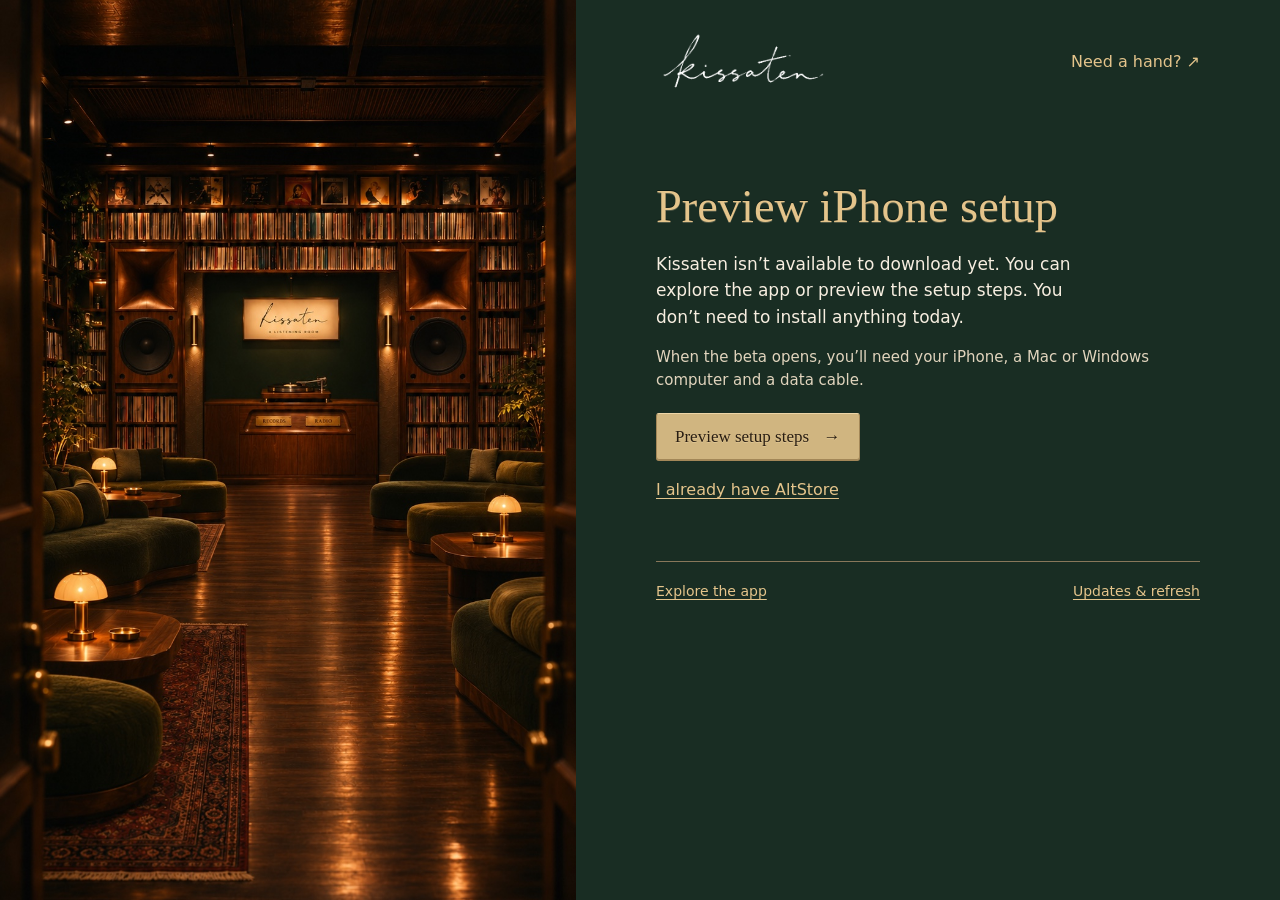
<file: index.html>
<!doctype html>
<html lang="en">
<head>
  <meta charset="utf-8">
  <meta name="viewport" content="width=device-width, initial-scale=1">
  <meta name="color-scheme" content="light"><meta name="theme-color" content="#192d23"><meta name="referrer" content="no-referrer"><meta http-equiv="Content-Security-Policy" content="default-src 'self'; connect-src 'none'; img-src 'self' data:; script-src 'self'; style-src 'self'; base-uri 'none'; form-action 'none'; object-src 'none'">
  <title>Kissaten — Setup guide</title>
  <link rel="stylesheet" href="install.css?v=20261116-room-first">
</head>
<body>
  <main class="installation">
    <aside class="room" aria-label="Kissaten listening room">
      <img class="room-photo" src="assets/home/lounge.jpg" alt="Kissaten’s listening room, with low lamps, record-lined walls and a turntable between walnut speakers." width="941" height="1672" fetchpriority="high">
    </aside>
    <section class="guide" id="guide">
      <header class="guide-header">
        <a class="signature" href="enter.html" aria-label="Kissaten entrance"><img src="assets/signature-mask.png" alt="Kissaten"></a>
        <button id="help" class="quiet" aria-expanded="false" aria-controls="help-panel">Need a hand? <span aria-hidden="true">↗</span></button>
      </header>
      <nav class="journey" aria-label="Installation stages" hidden><ol id="stages"></ol></nav>
      <div id="content" class="content"></div><noscript>This interactive guide needs JavaScript. You can also use the <a href="https://faq.altstore.io/altstore-classic/how-to-install-altstore-macos">official AltStore Mac instructions</a> or <a href="https://faq.altstore.io/altstore-classic/how-to-install-altstore-windows">Windows instructions</a>.</noscript>
      <section id="help-panel" class="help-panel" hidden aria-labelledby="help-title"><div class="help-heading"><h2 id="help-title" tabindex="-1">A little help</h2><button id="close-help" class="quiet" aria-label="Close help">Close</button></div><div id="help-copy"></div><a id="help-link" target="_blank" rel="noopener noreferrer">Open the official guide ↗</a><button id="copy-help" class="quiet">Copy a short help message</button><p id="message" role="status" aria-live="polite"></p><p class="small">Your place stays here. Keep passwords, verification codes and recordings out of support messages.</p></section>
      <footer class="guide-footer"><button id="back" class="quiet">← Back</button><span id="position"></span><button id="restart" class="quiet">Start again</button></footer><div class="guide-utilities"><a id="explore-guide" class="quiet" href="homepage.html#walkthrough">Explore the app</a><button id="refresh-guide" class="quiet">Updates &amp; refresh</button><span id="release-note"></span></div>
    </section>
  </main>
  <script src="install-config.js"></script><script src="install.js?v=20261116-room-first"></script>
</body>
</html>
</file>
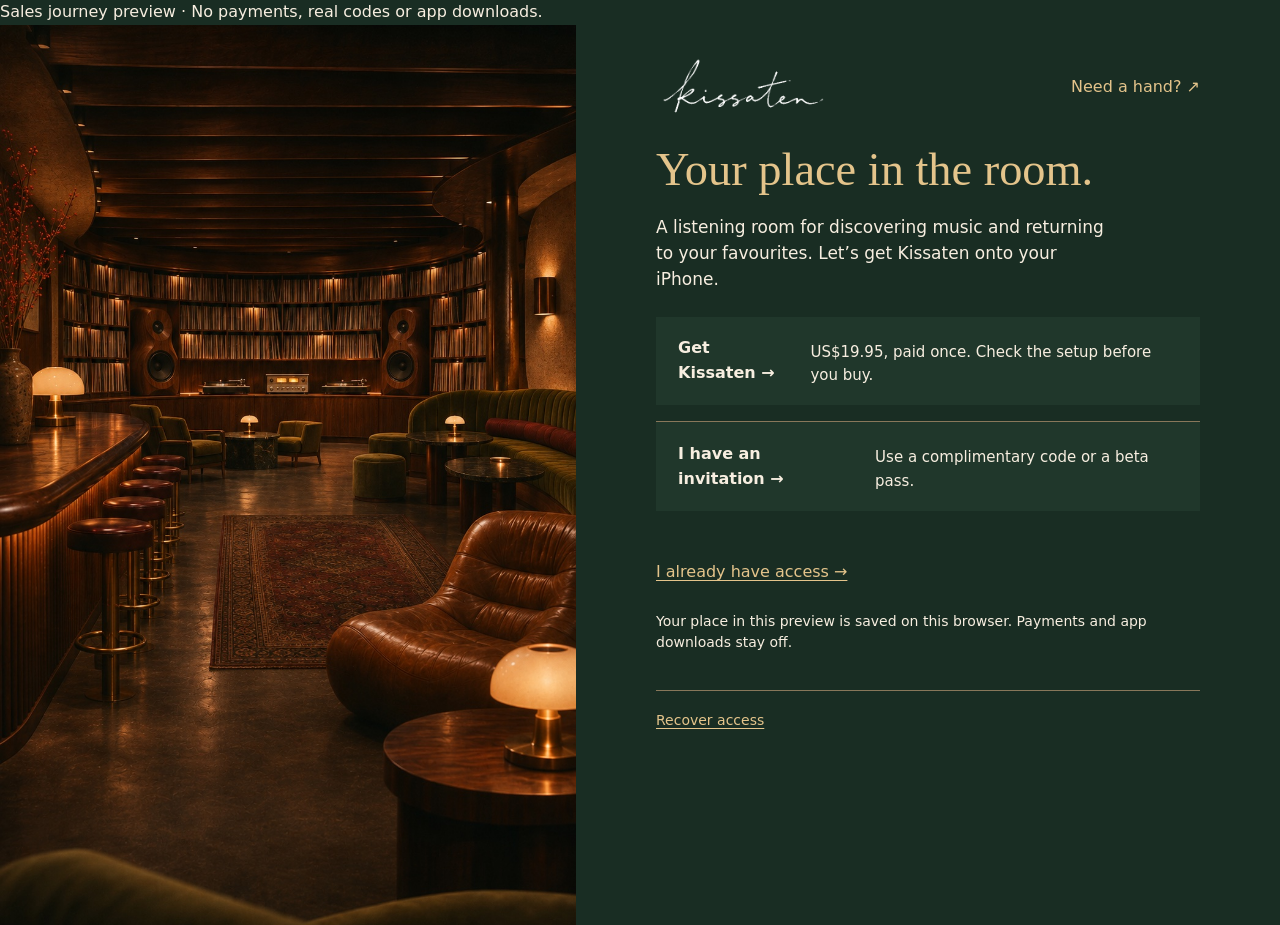
<file: access-preview.html>
<!doctype html>
<html lang="en">
<head>
  <meta charset="utf-8">
  <meta name="viewport" content="width=device-width, initial-scale=1">
  <meta name="color-scheme" content="dark"><meta name="referrer" content="no-referrer"><meta http-equiv="Content-Security-Policy" content="default-src 'self'; connect-src 'none'; img-src 'self' data:; script-src 'self'; style-src 'self'; base-uri 'none'; form-action 'none'; object-src 'none'">
  <title>Kissaten — Make yourself at home</title>
  <link rel="stylesheet" href="assets/hardware.css">
  <link rel="stylesheet" href="install.css?v=20261103-beginner">
  <link rel="stylesheet" href="access-preview.css">
</head>
<body class="access-preview">
  <div class="preview" id="availability" role="status">Sales journey preview · No payments, real codes or app downloads.</div>
  <main class="installation">
    <aside class="room" aria-label="Kissaten listening room">
      <img class="room-photo" src="assets/listening-room.jpg" alt="Kissaten’s warmly lit listening room after dark, with curved record shelves, walnut speakers, a bar and an empty leather chair." width="941" height="1672" fetchpriority="high">
      <div class="room-copy"><h2>Make yourself<br>at home.</h2><p>Settle in with the music you love. Follow a new sound. Stay a little longer.</p></div>
    </aside>
    <section class="guide" id="guide">
      <header class="guide-header">
        <a class="signature" href="#welcome" aria-label="Kissaten — return to the beginning"><img src="assets/signature-mask.png" alt="Kissaten"></a>
        <button class="quiet" data-screen="help">Need a hand? ↗</button>
      </header>
      <div class="content" id="access-content"></div>
      <footer class="guide-footer"><button class="quiet" id="access-back" hidden>← Back</button><button class="quiet" data-screen="recovery">Recover access</button></footer>
    </section>
  </main>
  <noscript>This preview needs JavaScript. <a href="index.html">Open the installation guide</a>.</noscript>
  <script src="assets/hardware.js"></script>
  <script src="access-preview.js?v=20261105-offer"></script>
</body>
</html>
</file>
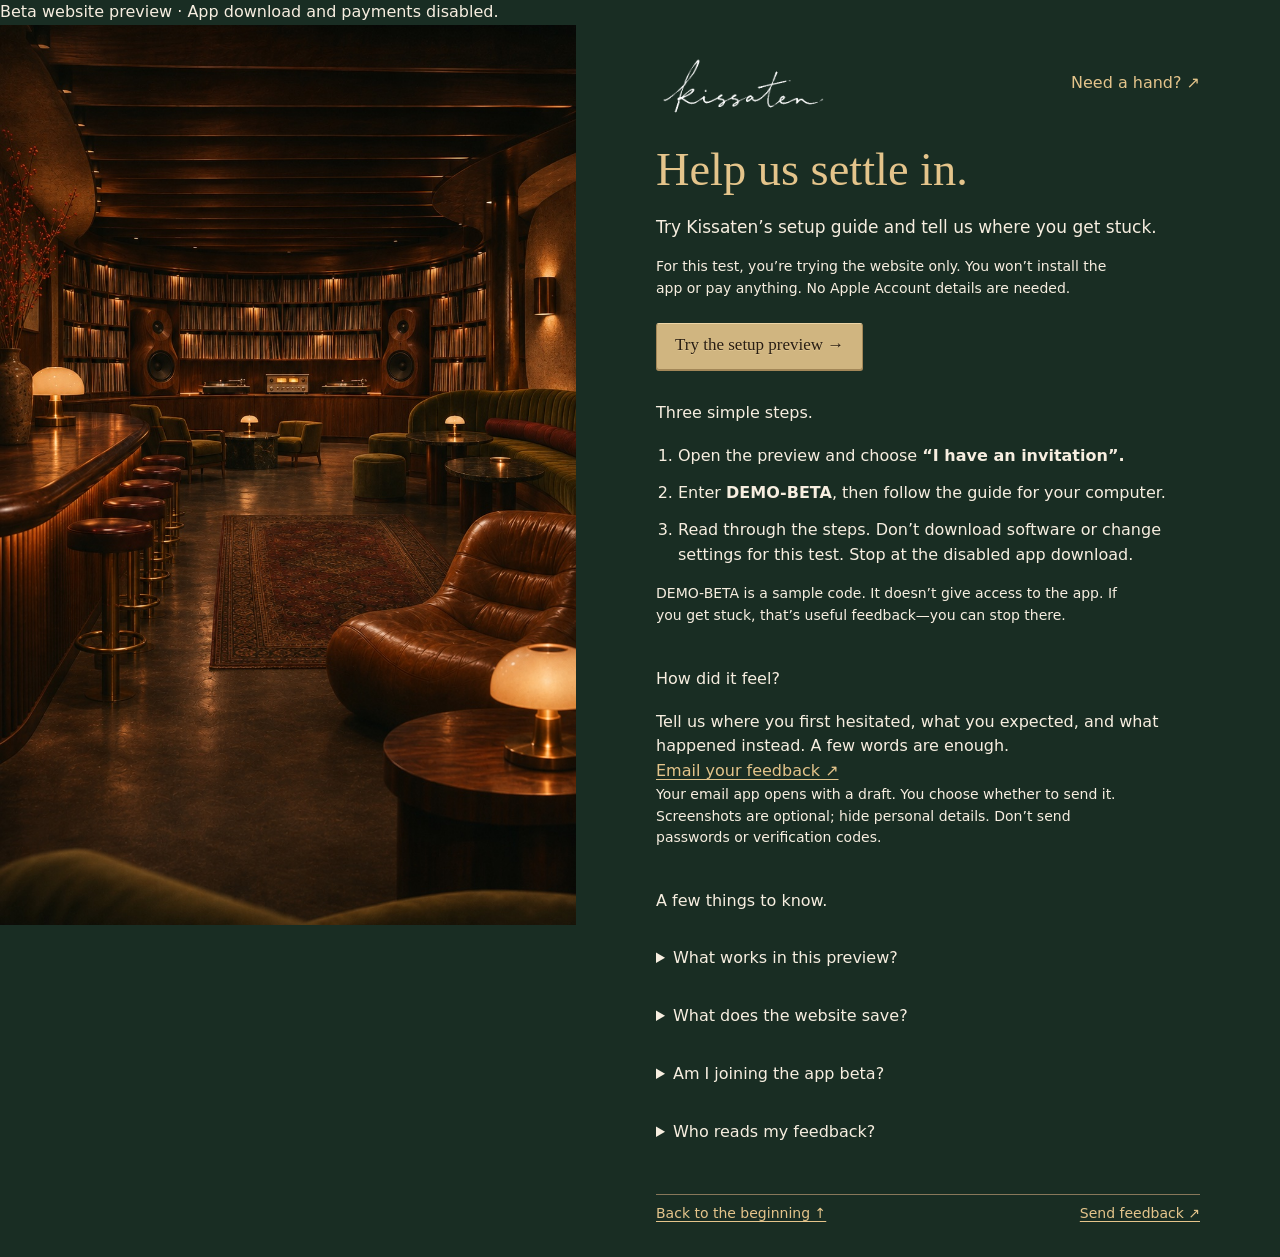
<file: beta-review.html>
<!doctype html>
<html lang="en">
<head>
  <meta charset="utf-8">
  <meta name="viewport" content="width=device-width, initial-scale=1">
  <meta name="color-scheme" content="dark"><meta name="referrer" content="no-referrer"><meta http-equiv="Content-Security-Policy" content="default-src 'self'; connect-src 'none'; img-src 'self' data:; script-src 'self'; style-src 'self'; base-uri 'none'; form-action 'none'; object-src 'none'">
  <title>Kissaten — Beta preview</title>
  <link rel="stylesheet" href="assets/hardware.css">
  <link rel="stylesheet" href="install.css?v=20261103-beginner">
  <link rel="stylesheet" href="access-preview.css">
  <link rel="stylesheet" href="beta-review.css">
</head>
<body class="access-preview" data-access-screen="welcome">
  <div class="preview" id="availability" role="status">Beta website preview · App download and payments disabled.</div>
  <main class="installation">
    <aside class="room" aria-label="Kissaten listening room">
      <img class="room-photo" src="assets/listening-room.jpg" alt="Kissaten’s warmly lit listening room after dark, with curved record shelves, walnut speakers, a bar and an empty leather chair." width="941" height="1672" fetchpriority="high">
      <div class="room-copy"><h2>Make yourself<br>at home.</h2><p>Settle in with the music you love. Follow a new sound. Stay a little longer.</p></div>
    </aside>
    <section class="guide" id="guide">
      <header class="guide-header">
        <a class="signature" href="#beta-intro" aria-label="Kissaten — return to the beginning"><img src="assets/signature-mask.png" alt="Kissaten"></a>
        <a class="quiet" href="#support">Need a hand? ↗</a>
      </header>
      <div class="content" id="beta-intro">
        <h1>Help us settle in.</h1>
        <p class="intro">Try Kissaten’s setup guide and tell us where you get stuck.</p>
        <p class="access-note">For this test, you’re trying the website only. You won’t install the app or pay anything. No Apple Account details are needed.</p>
          <div class="actions"><a class="brass hardware-control hardware-brass" href="access-preview.html">Try the setup preview →</a></div>
        <section id="try" class="beta-start" aria-labelledby="try-title">
          <h2 id="try-title">Three simple steps.</h2>
          <ol class="access-list">
            <li>Open the preview and choose <strong>“I have an invitation”.</strong></li>
            <li>Enter <strong>DEMO-BETA</strong>, then follow the guide for your computer.</li>
            <li>Read through the steps. Don’t download software or change settings for this test. Stop at the disabled app download.</li>
          </ol>
          <p class="access-note">DEMO-BETA is a sample code. It doesn’t give access to the app. If you get stuck, that’s useful feedback—you can stop there.</p>
        </section>
        <section id="support" aria-labelledby="support-title">
          <h2 id="support-title">How did it feel?</h2>
          <p>Tell us where you first hesitated, what you expected, and what happened instead. A few words are enough.</p>
          <p><a href="mailto:kissaten@protonmail.com?subject=Kissaten%20website%20preview%20feedback">Email your feedback ↗</a></p>
          <p class="access-note">Your email app opens with a draft. You choose whether to send it. Screenshots are optional; hide personal details. Don’t send passwords or verification codes.</p>
        </section>
        <section class="beta-details" aria-labelledby="details-title">
          <h2 id="details-title">A few things to know.</h2>
          <details id="limits"><summary>What works in this preview?</summary>
            <p>You can explore the setup instructions, help and recovery screens. Your place is saved in this browser. App installation, real invitation redemption and recovery emails are not connected. Payments stay disabled.</p>
            <p>An actual app beta will have its own release details, supported devices and access dates. It won’t turn into an automatic charge.</p>
            <p>When installing the real app with a free Apple Account, you’ll need to refresh it through AltStore about every seven days. The guide explains this. Keep an existing installation while troubleshooting; deleting it can remove local recordings. Signing in is not a music backup.</p>
          </details>
          <details id="privacy"><summary>What does the website save?</summary>
            <p>The guide saves your place, computer choice and sample access selections in your browser. Sample invitation codes aren’t sent or saved. Copy buttons copy a setup link; they don’t send it for you.</p>
            <p>Website hosting and external pages have their own processing. The app’s account, search and music-provider features can involve online services.</p>
            <p>This is a privacy overview draft, not a final privacy policy. Publisher details and hosted-data retention and deletion still need confirmation before an app beta release.</p>
          </details>
          <details id="participation"><summary>Am I joining the app beta?</summary>
            <p>Not yet. This test is feedback on the website journey. Real beta invitations, participation terms and release notices are still being prepared. You aren’t accepting an agreement or receiving app access here.</p>
          </details>
          <details id="reports"><summary>Who reads my feedback?</summary>
            <p>David reviews reports manually at kissaten@protonmail.com. There is no guaranteed response time.</p>
            <p>Original emails and attachments stay in the Proton mailbox. Exported screenshot and diagnostic copies have a separate manual 14-day removal limit; this doesn’t delete original messages or provider backups. You can request earlier removal by email.</p>
          </details>
        </section>
      </div>
      <footer class="guide-footer"><a href="#beta-intro">Back to the beginning ↑</a><a href="#support">Send feedback ↗</a></footer>
    </section>
  </main>
  
  <script src="assets/hardware.js"></script>

</body>
</html>
</file>
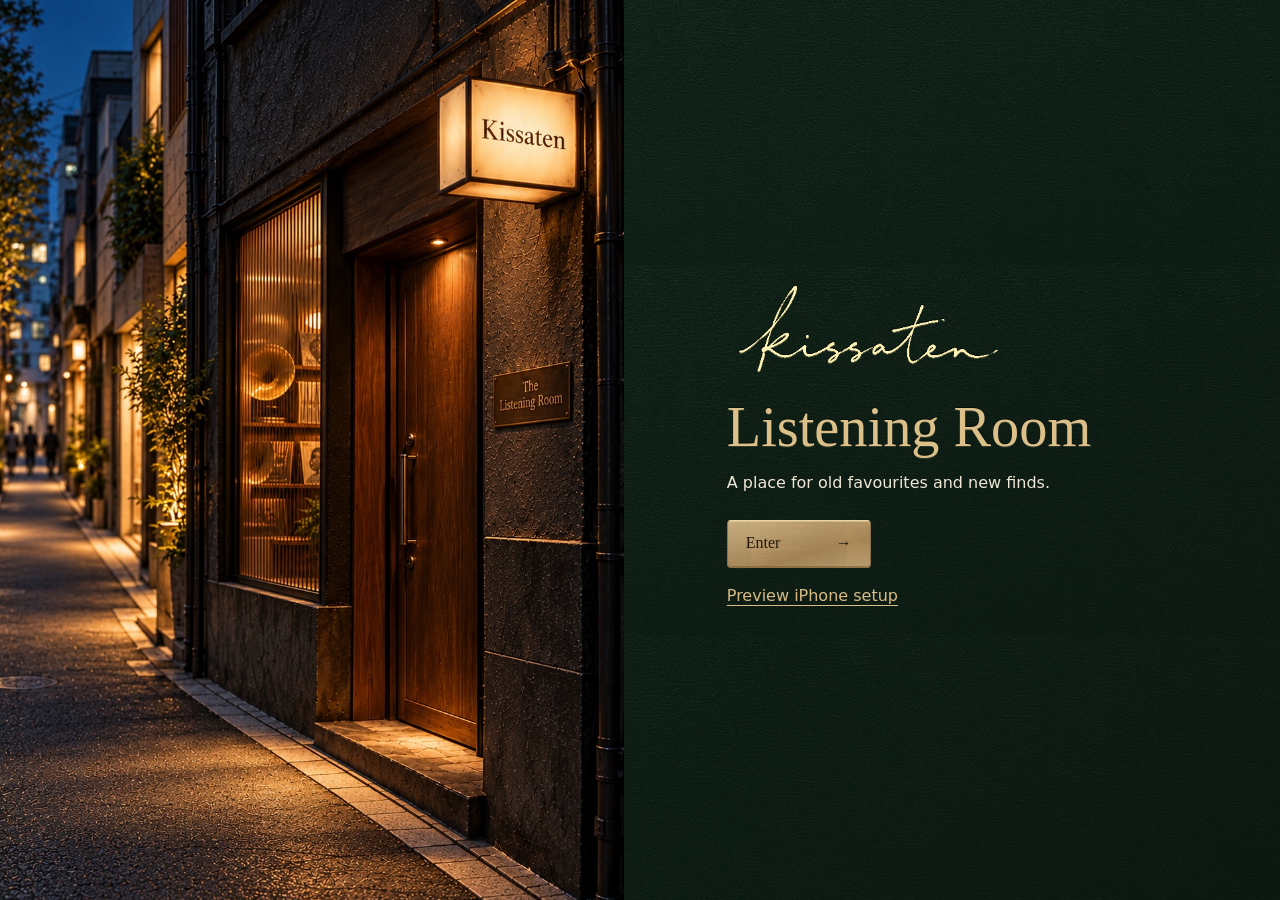
<file: enter.html>
<!doctype html>
<html lang="en" data-type="software">
<head>
<meta charset="utf-8">
<meta name="viewport" content="width=device-width,initial-scale=1">
<meta name="theme-color" content="#101710">
<meta name="page-type" content="software">
<meta name="site-kind" content="software">
<meta name="description" content="Step into the Kissaten listening room and explore the iPhone app.">
<meta http-equiv="Content-Security-Policy" content="default-src 'self'; connect-src 'none'; img-src 'self' data:; script-src 'self'; style-src 'self'; base-uri 'none'; form-action 'none'; object-src 'none'">
<title>Kissaten — Enter the listening room</title>
<link rel="stylesheet" href="enter.css?v=20261115-readable">
<link rel="stylesheet" href="assets/website-ink.css?v=20261115-readable">
<link rel="stylesheet" href="assets/website-finish.css?v=20261115-setup">
<script src="install-config.js" defer></script>
<script src="install.js?v=20261116-room-first" defer></script>
</head>
<body>
<main class="threshold" aria-labelledby="entry-title">
  <div class="exterior-frame"><img class="exterior" src="assets/home/entrance.jpg" width="941" height="1672" alt="" fetchpriority="high"></div>
  <div class="invitation">
    <img class="signature" src="assets/signature-mask.png" width="400" height="144" alt="Kissaten">
    <h1 id="entry-title"><span class="impressed-ink">Listening Room</span></h1>
    <p>A place for old favourites and new finds.</p>
    <a class="enter" href="homepage.html"><span>Enter <span aria-hidden="true">→</span></span></a>
    <a class="setup" data-setup-entry href="index.html"><span data-setup-label>Preview iPhone setup</span></a>
  </div>
</main>
</body>
</html>
</file>
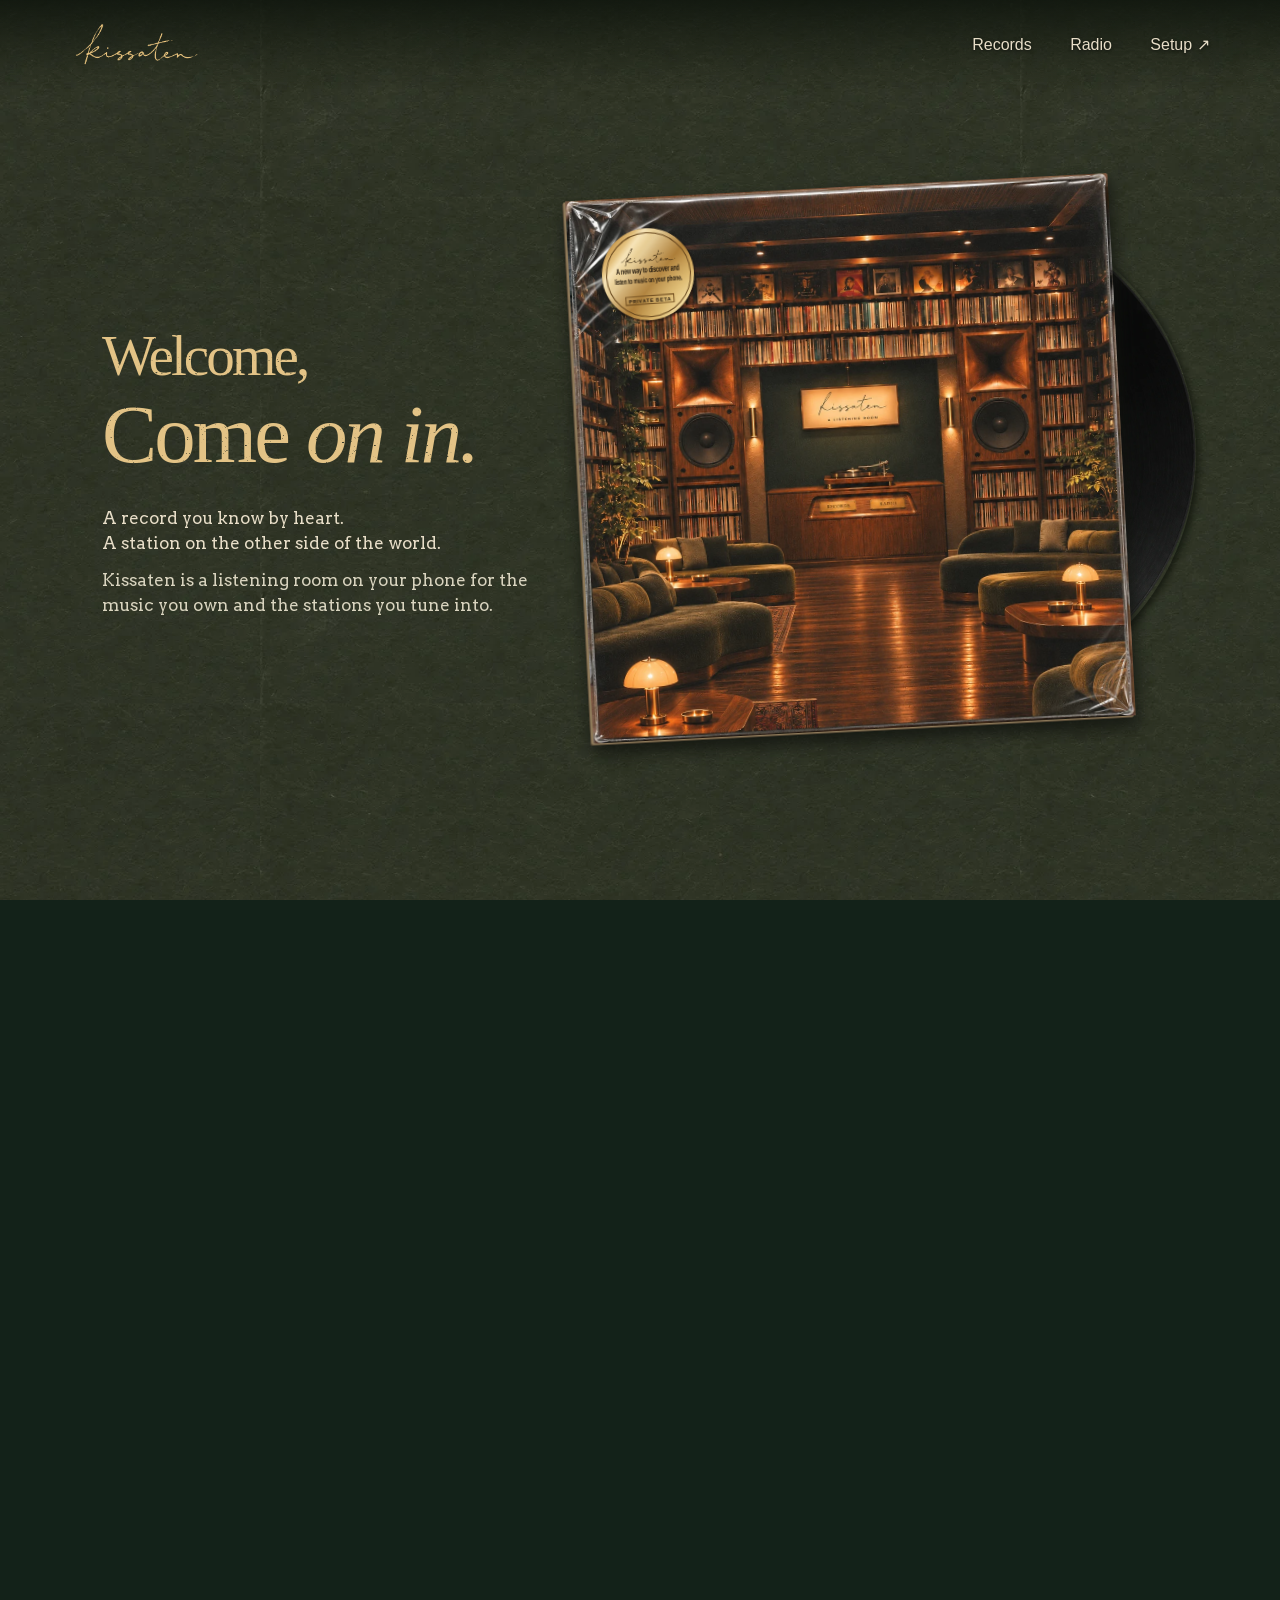
<file: homepage.html>
<!doctype html>
<html lang="en"><head>
<meta charset="utf-8"><meta name="viewport" content="width=device-width,initial-scale=1">
<meta name="color-scheme" content="only light"><meta name="theme-color" content="#263024">
<meta name="referrer" content="no-referrer">
<meta http-equiv="Content-Security-Policy" content="default-src 'self'; connect-src 'none'; img-src 'self' data:; script-src 'self'; style-src 'self'; base-uri 'none'; form-action 'none'; object-src 'none'">
<meta name="description" content="A listening room for iPhone. Play imported recordings offline and discover independent radio.">
<title>Kissaten · The listening room</title>
<link rel="icon" href="assets/signature-mask.png">
<link rel="stylesheet" href="listening-room/sleeve.css?v=welcome-copy"><link rel="stylesheet" href="listening-room/broadcast-study.css?v=booth-liner"><link rel="stylesheet" href="listening-room/collection-wall/wall.css?v=harbour-type"><link rel="stylesheet" href="listening-room/collection.css?v=booth-liner"><link rel="stylesheet" href="listening-room/film-jacket.css?v=booth-liner"><link rel="stylesheet" href="listening-room/collection-wall/poster.css?v=booth-liner"><script src="listening-room/broadcast-study.js?v=gold-foil" type="module"></script><script src="listening-room/booth.js?v=browsing-sleeves" defer></script>
</head><body>
<a class="skip" href="#booth">Skip to the listening booth</a>
<header class="mast"><a class="signature" href="#entrance" aria-label="Kissaten entrance"><img src="assets/signature-mask.png" width="400" height="144" alt="Kissaten"></a>
<nav aria-label="Explore Kissaten"><a href="#collection">Records</a><a href="#radio">Radio</a><a href="#guide">Setup <span aria-hidden="true">↗</span></a></nav></header>
<main id="main">
<section class="side" id="entrance" aria-labelledby="arrival">
<span class="air-mark" aria-hidden="true"></span>
<span class="collection-mark" aria-hidden="true"></span>
<div class="hold">

<div class="spread">
<div class="intro"><h1 id="arrival"><span class="welcome">Welcome,</span> <span class="greeting">Come <em>on in.</em></span></h1>
<p>A record you know by heart. <br>A station on the other side of the world.</p>
<p class="intro-description">Kissaten is a listening room on your phone for the music you own and the stations you tune into.</p></div>
<div class="plinth" role="img" aria-label="A black record peeking out of a wrapped sleeve with the Kissaten listening room on its cover." aria-describedby="opening-sticker sticker-beta">
<div class="prop" aria-hidden="true"><div class="vinyl-slot"><div class="record"><img class="pressing" src="listening-room/assets/grooved-pressing.webp" width="1254" height="1254" alt="">
<img class="paper-label" src="listening-room/assets/printed-label.webp" width="800" height="800" alt=""><img class="pressing-ring" src="listening-room/assets/pressing-ring.png" width="800" height="800" alt=""></div></div>
<div class="jacket"><div class="front"><img class="cover-photo" width="1024" height="1024" src="listening-room/assets/wrapped-room.webp" alt="" fetchpriority="high">
<div class="sticker">
  <img class="sticker-signature" src="assets/signature-mask.png" width="400" height="144" alt="">
  <div class="sticker-copy" id="opening-sticker"><strong>A new way to discover and</strong>
  <span>listen to music on your phone.</span></div>
  <span class="sticker-imprint" id="sticker-beta">Private Beta</span>
</div></div></div></div>
</div></div>
<figure class="radio-scene" id="on-air" aria-labelledby="air-title">
  <svg class="studio-still" viewBox="0 0 1672 941" preserveAspectRatio="xMaxYMid slice" role="img" aria-label="A Kissaten tuning knob on the walnut console of a late-night radio studio.">
    <image class="locked-plate" href="listening-room/assets/broadcast-room-wide.webp" width="1672" height="941"/>
    <image href="listening-room/assets/tuner-imprint.png?v=pressed-paper" x="1189.6" y="411.6" width="76.8" height="76.8"/>
  </svg>
  <canvas class="cut" aria-hidden="true"></canvas><canvas class="ambience" aria-hidden="true"></canvas>
  <figcaption class="air-copy"><h2 id="air-title">Independent radio.</h2><p>Spend a morning in Brussels, an evening in Tokyo. Tune in to live stations from your iPhone.</p>
    <a class="quiet" href="#radio">Explore Radio <span aria-hidden="true">→</span></a>
  </figcaption>
</figure>
<section class="collection-scene poster-edition" id="collection" tabindex="-1" aria-labelledby="collection-title">
  <div class="shop-print">
    <div class="opal-sign"><h2 id="collection-title">Your <em>collection.</em></h2><img class="fixture" src="listening-room/collection-wall/assets/mounted-lightbox.webp" alt="" width="770" height="429"></div>
    <p>Bring your own music or Spotify playlist and listen offline, ad-free, all day.</p>
  </div>
  <div class="record-row upper-row" aria-hidden="true"><div class="row-photo"></div></div>
  <div class="record-row middle-row" aria-hidden="true"><div class="row-photo">
    <div class="lp lp-harbour"></div>
  </div></div>
  <div class="record-row lower-row" aria-hidden="true"><div class="row-photo"></div></div>
</section>
</div></section>

<div class="film-bed" id="booth" tabindex="-1"><span id="walkthrough" aria-hidden="true"></span><section class="booth" aria-labelledby="booth-title">
<header class="booth-head">
  <h2 id="booth-title">From the <em>booth.</em></h2>
  <ul class="listening-notes">
    <li><strong>Bring your music.</strong> Import audio files or a Spotify track list.</li>
    <li><strong>Take it offline.</strong> Play the music saved to your iPhone, ad-free.</li>
    <li><strong>Tune in live.</strong> Find independent stations by country and save your favourites.</li>
  </ul>
</header>
<div class="desk">
<nav class="channels" aria-label="Choose a film"><a href="#room"><span aria-hidden="true">01</span> Room</a><a href="#records"><span aria-hidden="true">02</span> Records</a><a href="#radio"><span aria-hidden="true">03</span> Radio</a></nav>
<div class="programmes">
<article class="programme" id="room" aria-labelledby="room-title">
<div class="screen"><video controls playsinline muted preload="none" poster="listening-room/films/room-reel.jpg" aria-label="Room, a silent film"><source src="listening-room/films/room-reel.mp4" type="video/mp4"></video></div>
<div class="notes"><h3 id="room-title">The listening room.</h3><p>A first look inside Kissaten.</p><details><summary>About the film</summary><p>The door opens onto the record shelves. A handwritten lightbox hangs above the console.</p></details></div></article>
<article class="programme" id="records" aria-labelledby="records-title">
<div class="screen"><video controls playsinline muted preload="none" poster="listening-room/films/records-reel.jpg" aria-label="Records, a silent film"><source src="listening-room/films/records-reel.mp4" type="video/mp4"></video></div>
<div class="notes"><h3 id="records-title">Side A, again.</h3><p>Bring a recording from Files into your collection. Make a playlist and take it offline.</p><details><summary>About the film</summary><p>Two listeners open a blue record sleeve and follow a track in the liner notes.</p></details></div></article>
<article class="programme" id="radio" aria-labelledby="radio-title">
<div class="radio-pane"><div class="screen" id="radio-film"><video controls playsinline muted preload="none" poster="listening-room/films/radio-reel.jpg" aria-label="Radio, a silent film"><source src="listening-room/films/radio-reel.mp4" type="video/mp4"></video></div>
<figure class="screen lookup" id="lookup" hidden><img class="station-globe" src="listening-room/assets/globe.webp" width="490" height="392" alt="Kissaten’s gold station globe on green leather."><figcaption id="station-caption" aria-live="polite">Station globe</figcaption></figure></div>
<div class="notes"><h3 id="radio-title">Someone else’s midnight.</h3><p>Independent radio brings the sound of another city into the room. Follow the globe from Brussels to Tokyo and Melbourne.</p>
<div class="station-tools" hidden><button type="button" id="find-station" aria-expanded="false" aria-controls="lookup station-keys">Explore the stations</button>
<div id="station-keys" role="group" aria-label="Choose a station" hidden><button data-station="brussels" aria-pressed="false">Brussels</button><button data-station="tokyo" aria-pressed="false">Tokyo</button><button data-station="melbourne" aria-pressed="false">Melbourne</button></div></div>
<details><summary>About the film</summary><p>Two listeners sit above the harbour. Reflections on the windscreen lead down to the car radio.</p></details></div></article>
</div></div></section></div>
<footer id="guide" aria-labelledby="guide-title"><span class="sr-only" id="beta" aria-hidden="true"></span><div class="end-notes"><h2 id="guide-title">Enter the <em>room.</em></h2><p>Kissaten for iPhone is in private beta. If you have an invitation, open your personal link in Safari on your iPhone.</p>
<a class="brass" href="beta-review.html">Explore the private beta <span aria-hidden="true">→</span></a></div>
<figure class="entry-jacket"><video controls playsinline muted loop preload="none" poster="listening-room/films/room-reel.jpg" aria-label="Enter the listening room, a silent film"><source src="listening-room/films/room-reel.mp4" type="video/mp4"></video></figure>
<nav aria-label="Beta information"><a href="beta-review.html#privacy">Privacy</a><a href="index.html">Preview iPhone setup</a></nav></footer>
</main></body></html>
</file>
<file: install.css>
:root {
  color-scheme: light;
  --field: #192d23;
  --panel: #20372b;
  --copy: #f7eee0;
  --quiet: #e1d4bd;
  --gold: #e4c48b;
  --brass: #d0b580;
  --brass-ink: #281d12;
  --line: #88775a;
  font: 100%/1.55 system-ui, sans-serif;
  color: var(--copy);
  background: var(--field);
}

* { box-sizing: border-box; }
body { margin: 0; background: var(--field); color: var(--copy); }
[hidden] { display: none !important; }

.installation { min-height: 100svh; }
.room { display: none; }
.guide { max-width: 42rem; margin-inline: auto; padding: 24px; }
.guide-header, .guide-utilities, .guide-footer {
  display: flex;
  align-items: center;
  justify-content: space-between;
  flex-wrap: wrap;
  gap: 8px 16px;
}
.signature {
  display: inline-flex;
  align-items: center;
  min-height: 48px;
  width: clamp(8.25rem, 38vw, 10.5rem);
}
.signature img { display: block; width: 100%; height: auto; }
a { color: var(--gold); text-underline-offset: .2em; }
button { font: inherit; cursor: pointer; }
button, summary { min-height: 44px; }
button {
  padding: 8px 12px;
  border: 1px solid var(--line);
  border-radius: 3px;
  background: var(--panel);
  color: var(--copy);
}
button:disabled { color: var(--quiet); background: var(--field); cursor: default; }
:where(button, a, summary):focus-visible { outline: 2px solid var(--gold); outline-offset: 4px; }

h1, h2, h3 {
  margin: 0;
  font: 400 1.5rem/1.2 Georgia, "Times New Roman", serif;
  color: var(--gold);
}
h1 { font-size: clamp(2rem, 7vw, 2.9rem); line-height: 1.08; }
.content h1[tabindex="-1"]:focus { outline: none; }
h1 .impressed-ink { text-shadow: 0 -.55px #0e1b14, 0 .65px #f6ddae40; }
p { margin: 0; }
.content { margin-block: 2.25rem; }
.content > * + * { margin-top: 1rem; }
.content > h1 + .intro { margin-top: 1.15rem; }
.intro { max-width: 42ch; color: var(--copy); font-size: 1.0625rem; }
.step-context, .confirmation, .small, .preview-note, .review-note, figcaption {
  color: var(--quiet);
}
.step-context { font-size: .875rem; }
.guide:is([data-step="0"], [data-step="1"], [data-step="9"]) .step-context { display: none; }
.confirmation, .small, .review-note, figcaption { font-size: .9375rem; }

.actions, .choices { display: grid; gap: 8px; margin-block: 1.25rem; }
.actions .brass {
  display: inline-flex;
  align-items: center;
  justify-content: center;
  gap: .85em;
  min-height: 48px;
  padding: 10px 18px;
  font: 400 1.0625rem/1.25 Georgia, "Times New Roman", serif;
  text-decoration: none;
}
.actions .brass:not(:disabled) {
  background: var(--brass);
  border: 1px solid #a38758;
  border-top-color: #edd5a7;
  border-radius: 3px;
  color: var(--brass-ink);
  text-shadow: 0 1px #f2d7a680;
  box-shadow: inset 0 -1px #a38758;
}
.actions .brass:not(:disabled):active { background: #b99c67; }
.actions .brass:disabled { background: transparent; }
.actions .brass b { font-weight: 400; }
.quiet, .secondary {
  min-height: 44px;
  padding: 6px 0;
  border: 0;
  background: transparent;
  color: var(--gold);
  text-decoration: underline;
  text-underline-offset: .2em;
}
.guide-header .quiet { text-decoration: none; }
.guide-utilities a { display: inline-flex; align-items: center; }

.journey { margin-top: 1.25rem; }
.journey ol {
  display: grid;
  grid-template-columns: repeat(4, minmax(0, 1fr));
  gap: 8px;
  margin: 0;
  padding: 0;
  list-style: none;
}
.journey li { padding-top: 6px; border-top: 1px solid var(--line); color: var(--quiet); font-size: .8125rem; }
.journey li[aria-current="step"] { border-top: 2px solid var(--gold); color: var(--copy); }
.journey li span { display: none; }
.choices { gap: 0; border-block: 1px solid var(--line); }
.choice {
  display: flex;
  justify-content: space-between;
  align-items: center;
  gap: 12px;
  min-height: 54px;
  padding: 10px 14px;
  border: 0;
  border-radius: 0;
  text-align: start;
}
.choice + .choice { border-top: 1px solid var(--line); }
.choice:active { background: #2c4536; }
.choice-arrow { color: var(--gold); }

.instructions { padding-inline-start: 1.4em; }
.instructions li { margin-bottom: .65rem; }
.instructions li > span { display: none; }
.illustration, .visual-scene, .phone-transfer, .download-panel, .help-panel {
  padding: 16px;
  border: 1px solid var(--line);
  border-radius: 3px;
  background: var(--panel);
}
.illustration {
  display: grid;
  grid-template-columns: 36px minmax(0, 1fr);
  gap: 12px;
  color: var(--copy);
}
.illustration svg, .device-pair svg {
  width: 32px;
  height: 32px;
  fill: none;
  stroke: var(--gold);
  stroke-width: 1.5;
  stroke-linecap: round;
  stroke-linejoin: round;
}
.illustration small { display: block; color: var(--quiet); font-size: .875rem; }
.download-panel { display: block; text-decoration: none; }
.download-panel .illustration { padding: 0; border: 0; background: transparent; }
.download-label {
  display: block;
  margin-top: 12px;
  padding-top: 8px;
  border-top: 1px solid var(--line);
  text-decoration: underline;
}
figure { margin-inline: 0; }
img { max-width: 100%; height: auto; }
.finder-example img { display: block; width: 100%; }
figcaption { margin-top: 8px; }
.finder-strip, .mac-menu, .applications-target, .example-menu strong {
  display: flex;
  justify-content: space-between;
  align-items: center;
  flex-wrap: wrap;
  gap: 8px;
}
.finder-strip, .mac-menu, .applications-target { font-size: .875rem; }
.finder-strip, .mac-menu { padding-bottom: 12px; border-bottom: 1px solid var(--line); }
.file-journey, .device-pair {
  display: grid;
  grid-template-columns: minmax(0, 1fr) auto minmax(0, 1fr);
  align-items: center;
  gap: 8px;
  margin-block: 12px;
  text-align: center;
}
.file-journey > div, .device-pair > div { display: grid; justify-items: center; gap: 4px; overflow-wrap: anywhere; }
.file-shape { padding: 6px; border: 1px solid var(--line); border-radius: 3px; font-size: .75rem; }
.file-arrow { color: var(--gold); }
.menu-target { display: inline-flex; align-items: center; gap: 4px; }
.menu-target img { width: 22px; height: 22px; }
.example-menu { display: grid; gap: 6px; margin-top: 12px; }
.device-pair small, .file-journey small { color: var(--quiet); }
.phone-transfer p { margin-top: 8px; }

.help-panel { scroll-margin-top: 16px; }
.help-heading { display: flex; align-items: center; justify-content: space-between; gap: 12px; }
.help-panel p + p, .help-panel #help-copy { margin-top: 8px; }
.help-panel > a, .help-panel > button { display: inline-flex; align-items: center; margin-top: 8px; }
.connection-check { margin-top: 8px; border-top: 1px solid var(--line); }
.connection-check summary { padding-block: 8px; cursor: pointer; }
.connection-check .secondary { text-align: start; }
.guide-footer, .guide-utilities { padding-top: 8px; border-top: 1px solid var(--line); font-size: .875rem; }
.guide-footer { margin-top: 1.5rem; }
.guide-footer:not([hidden]) + .guide-utilities { border-top: 0; }
#position { display: none; }
#position, #release-note { color: var(--quiet); }
#release-note:empty, #message:empty { display: none; }
.guide[data-step="9"] .guide-utilities > a { display: none; }

@media (forced-colors: active) {
  h1 .impressed-ink, .actions .brass { text-shadow: none; }
}

@media (min-width: 901px) {
  #position { display: inline; }
  .installation { display: grid; grid-template-columns: minmax(0, .9fr) minmax(0, 1.1fr); }
  .room { display: block; align-self: start; position: sticky; top: 0; height: 100svh; overflow: hidden; }
  .room-photo { display: block; width: 100%; height: 100%; object-fit: cover; object-position: center 48%; }
  .guide { width: 100%; padding: 32px clamp(32px, 5vw, 72px); }
  .guide[data-screen="welcome"] .content { margin-block: clamp(3rem, 10vh, 7rem) 3rem; }
  .actions { justify-items: start; }
}

.step-details > summary {
  padding-block: 9px;
  color: var(--gold);
  cursor: pointer;
}
.step-details > summary + * { margin-top: .5rem; }
.step-details .setup-visual, .step-details .finder-example { margin-bottom: .5rem; }
.menu-target img {
  box-sizing: content-box;
  padding: 4px;
  border-radius: 4px;
  background: #f7eee0;
}
</file>
<file: assets/hardware.css>
/* Kissaten hardware v1 — approved 29 October 2026. Material authority stays in
   brass-hardware.css / approved-materials.css; never animate the fixed furniture. */
:root,:host{--hardware-travel:1px;--hardware-press:75ms;--hardware-release:150ms;--hardware-focus:#f1d59b}
.hardware-control{transition:box-shadow var(--hardware-release) ease-out,background-color var(--hardware-release) ease-out;-webkit-tap-highlight-color:transparent}
.hardware-control:focus-visible{outline:2px solid var(--hardware-focus);outline-offset:3px}
.hardware-control.hardware-brass{isolation:isolate}
.hardware-control.hardware-brass.hardware-down:active{transform:none!important;filter:none}
.hardware-control>.hardware-surface{position:absolute!important;inset:0;z-index:-1;pointer-events:none;border:inherit;border-radius:inherit;background:inherit;box-shadow:inset 0 1px 1px #ffe2a142,inset 0 -1px 2px #46270d66;transition:transform var(--hardware-release) ease-out,box-shadow var(--hardware-release) ease-out,filter var(--hardware-release) ease-out}
.hardware-control.hardware-brass:before,.hardware-control.hardware-brass:after{z-index:2}
.hardware-control>.hardware-surface{background-blend-mode:inherit}
.hardware-control.hardware-brass.hardware-down{transform:none;box-shadow:0 1px 2px #0009,inset 0 2px 3px #271909a8}
.hardware-control.hardware-brass.hardware-down>.hardware-surface{transform:translateY(var(--hardware-travel));filter:brightness(.88);box-shadow:inset 0 2px 3px #35210dbb,inset 0 -1px #e6c78c44;transition-duration:var(--hardware-press)}
.hardware-control.hardware-down:not(.hardware-brass):not(.record):not(.sleeve):not(.room-choice):not(.listening-shade){box-shadow:inset 0 2px 4px #0009,inset 0 -1px #c5a36b26;background-color:#02080524;transition-duration:var(--hardware-press)}
.hardware-control.hardware-down:is(.record,.sleeve){filter:brightness(.91)}
.hardware-control.hardware-down.room-choice>.brass-plate{box-shadow:inset 0 2px 3px #35210dbb,inset 0 -1px #e6c78c44;filter:brightness(.88)}
.hardware-control:is(:disabled,[aria-disabled="true"]){opacity:1!important;cursor:default;filter:saturate(.72) brightness(.78);text-shadow:0 -1px .5px #0007,0 1px #e9cd9230}
.hardware-control.hardware-brass:is(:disabled,[aria-disabled="true"]){color:#281e10;-webkit-text-fill-color:#281e10;text-shadow:0 -.4px .3px #3d230b8c,0 .7px .3px #ffe0a58c;box-shadow:inset 0 1px 2px #24180a9c,inset 0 -1px #e6c78c38}
.hardware-control.hardware-brass:is(:disabled,[aria-disabled="true"]):active{transform:none!important;box-shadow:inset 0 1px 2px #24180a9c,inset 0 -1px #e6c78c38}
.hardware-control[aria-busy="true"]{cursor:progress}
.hardware-control.hardware-brass[aria-busy="true"]{filter:brightness(.92)}
.hardware-close.hardware-control{display:inline-grid;place-items:center;flex-shrink:0;width:44px;min-width:44px;height:44px;min-height:44px;padding:11px;border:0;background:transparent;color:#d6bb85;text-shadow:none;line-height:1;margin-right:0}
.hardware-close-mark{display:block;width:22px;height:22px;fill:none;stroke:currentColor;stroke-width:1.65;stroke-linecap:round;pointer-events:none;filter:drop-shadow(0 -1px .5px #000) drop-shadow(0 1px .4px #ffe0a82b)}
:is(.listening-sheet,.playlist-picker,.sound-drawer,.account-entry) :is(header,.picker-head)>.hardware-close{margin-left:auto;margin-right:0}
.options-heading>.hardware-close,.drawer-head>.hardware-close{margin-left:auto}
@media(prefers-reduced-motion:reduce){.hardware-control,.hardware-control>.hardware-surface{transition:none!important}.hardware-control.hardware-down>.hardware-surface{transform:none!important}}
@media(prefers-contrast:more){.hardware-control:is(:disabled,[aria-disabled="true"]){filter:saturate(.7) brightness(.9)}.hardware-close{color:#f2d79e}}
@media(forced-colors:active){.hardware-control,.hardware-control>.hardware-surface{background:ButtonFace!important;color:ButtonText!important;-webkit-text-fill-color:ButtonText!important;border-color:ButtonText!important;filter:none!important;text-shadow:none!important;box-shadow:none!important}.hardware-control:is(:disabled,[aria-disabled="true"]){color:GrayText!important;-webkit-text-fill-color:GrayText!important;border-style:dashed}.hardware-control:focus-visible{outline-color:Highlight}.hardware-close-mark{stroke:ButtonText;filter:none}}

/* Header-owned dismissals use the same trailing alignment in every room. */
.dialog-heading>.hardware-close{margin-left:auto}
.account-sheet>.account-dismiss.hardware-close{position:absolute;top:10px;right:10px;margin:0}
.record-options>.options-heading{display:flex;align-items:center;justify-content:space-between;min-height:44px}
</file>
<file: access-preview.css>
.access-options{display:grid;gap:16px;margin:28px 0}.access-options button{text-align:left;width:100%;padding:18px 22px}.access-options strong,.access-options small{display:block}.access-options small{margin-top:6px;color:var(--muted);font-size:15px}.access-summary{background:#0b150f;padding:24px;margin:24px 0;color:var(--paper)}.access-summary p:last-child{margin-bottom:0}.access-note{color:var(--muted);font-size:14px}.access-list{padding-left:22px;color:var(--paper)}.access-list li{margin:12px 0}.access-preview .content{max-width:600px}
/* Keep the original materials; make the access route comfortable on smaller screens. */
.access-preview .choice::after{content:none}
.access-preview .choice strong::after{content:' →';white-space:nowrap}
.access-preview .access-options{margin:24px 0}
.access-preview .content{margin-top:28px}
.access-preview .guide-header{flex-wrap:wrap;gap:8px 20px}
.access-preview .access-summary .brass{display:inline-block;text-decoration:none}
.access-preview .phone-transfer h2{font:400 26px/1.2 var(--room)}
.access-preview form{margin:24px 0}.access-preview label{display:block;margin-bottom:8px;color:var(--paper)}
.access-preview input{display:block;width:100%;min-height:48px;padding:12px;background:#0b150f;color:var(--paper);border:1px solid var(--muted);font:inherit;border-radius:0;margin-bottom:10px}
.access-preview .actions .quiet{white-space:normal}.access-preview .phone-transfer{margin-top:32px}
@media(max-width:900px){.access-preview .installation{display:block}.access-preview .room{display:block;min-height:300px;height:300px}.access-preview .room-copy{padding:70px 28px 22px}.access-preview .room-copy h2{font-size:38px;margin:8px 0}.access-preview .room-copy p{max-width:38ch;margin:0}.access-preview .room-photo{object-position:center 46%}.access-preview .guide{min-height:calc(100svh - 32px)}.access-preview .content{max-width:600px}}
@media(max-width:420px){.access-preview .guide{padding-left:22px;padding-right:22px}.access-preview .guide-header .signature{width:165px}.access-preview .guide-header .quiet{font-size:14px}.access-preview .access-options button{padding:18px}.access-preview .room{height:280px;min-height:280px}}

@media(max-width:900px){.access-preview:not([data-access-screen="welcome"]) .room{display:none}}
</file>
<file: beta-review.css>
.content section{margin-top:40px;scroll-margin-top:24px}
.content h2{font:400 26px/1.2 var(--room);color:var(--paper);margin:0 0 18px}
.content .beta-start{margin-top:30px}
.content .actions a{display:inline-block;text-decoration:none}
.content>p,.content section>p,.beta-details p{max-width:54ch}
.content section p{color:var(--muted)}
.content section strong{color:var(--paper)}
.content .actions{margin:24px 0 14px}
.beta-details details{margin:6px 0}
.beta-details summary{padding:14px 0;cursor:pointer;color:var(--paper);font-size:16px;line-height:1.5;min-height:44px;box-sizing:border-box}
.beta-details summary:focus-visible{outline:2px solid var(--paper);outline-offset:4px}
.beta-details details p{margin:0 0 16px;line-height:1.6}

@media(max-width:900px){.access-preview .room{height:180px;min-height:180px}.access-preview .room-copy{padding:28px 24px 18px}.access-preview .room-copy h2{font-size:30px;margin:0 0 8px}.access-preview .room-copy p{font-size:14px;max-width:40ch}.access-preview .guide{padding-top:18px}.access-preview .guide-header{min-height:54px}.access-preview .content{margin-top:18px}.content .beta-start{margin-top:28px}}
</file>
<file: enter.css>
* { box-sizing: border-box; }
body { margin: 0; color: #f0e5cf; background: #121a13; font: 1rem/1.55 system-ui,sans-serif; }
.threshold { min-height: 100svh; display: grid; grid-template-columns: 1fr 1.05fr; }
.exterior-frame { display: contents; }
.exterior { width: 100%; height: 100%; max-height: max(100svh,700px); object-fit: cover; object-position: 52% 27%; }
.invitation {
  display: flex;
  flex-direction: column;
  align-items: start;
  justify-content: center;
  padding: clamp(32px,8vw,126px);
  background: linear-gradient(141deg,#0e2016b8,#0a160fdd),url("assets/upholstery.webp") center / 370px #16231a;
}
.signature { width: min(17rem,100%); height: auto; filter: brightness(.83) sepia(.75) saturate(1.45) drop-shadow(0 -1px #080d08) drop-shadow(0 1px #e3c48a55); }
h1 { margin: 1.2rem 0 0; max-width: 16ch; font: clamp(2rem,4.4vw,4rem)/1.05 Georgia,serif; color: #cbb07d; text-shadow: 0 -1px #0a0d08, 0 1px #ebca8c60; }
p { max-width: 36ch; margin: .85rem 0 0; }
.enter {
  display: inline-grid;
  min-width: 10rem;
  min-height: 50px;
  margin-top: 1.5rem;
  padding: 3px;
  color: #291c0e;
  background: #362719;
  border: 1px solid #8f754a;
  border-radius: 7px;
  text-decoration: none;
}
.enter > span {
  display: flex;
  align-items: center;
  justify-content: space-between;
  gap: 1rem;
  padding: .45em .9em;
  border: 1px solid #a18453;
  border-top-color: #e8ca91;
  border-radius: 4px;
  background: linear-gradient(157deg,#d2b580,#b49762 60%,#c7ab75);
  box-shadow: inset 0 1px #f6d99b55, inset 0 -1px #725127a6;
  text-shadow: 0 1px #efcf93a3;
  font: 1.2rem/1.2 Georgia,serif;
  transition: transform 150ms ease-out, filter 150ms ease-out, box-shadow 150ms ease-out;
}
.enter:hover > span { filter: brightness(1.07); }
.enter:active > span {
  transform: translateY(1px);
  filter: brightness(.92);
  box-shadow: inset 0 2px 3px #38240c91;
}
.setup { display: inline-flex; min-height: 44px; align-items: center; margin-top: .45rem; color: #e6c890; text-underline-offset: .22em; }
.status { margin-top: 0; font-size: .875rem; color: #e1d1b0; }
a:focus-visible { outline: 2px solid #f5dba4; outline-offset: 4px; }
@media (max-width: 700px) {
  .threshold { grid-template-columns: minmax(0, 1fr); grid-template-rows: minmax(clamp(220px,64vw,370px),1fr) auto; }
  .exterior-frame { display: block; position: relative; overflow: hidden; }
  .exterior { position: absolute; inset: 0; max-height: none; object-position: 50% 15%; }
  .invitation { padding: 24px 24px 36px; }
  .signature { width: min(10rem,100%); }
  h1 { margin-top: .75rem; max-width: 22ch; }
}
@media (prefers-reduced-motion: reduce) {
  .enter > span { transition: none; }
  .enter:active > span { transform: none; }
}
@media (forced-colors: active) {
  .invitation { background: Canvas; color: CanvasText; }
  .signature { display: none; }
  h1, .status, .setup { color: CanvasText; text-shadow: none; }
  .enter, .enter > span { background: ButtonFace; color: ButtonText; border-color: ButtonText; box-shadow: none; text-shadow: none; }
}

/* Keep the patina in the face. The border stays still while it presses. */
.enter > span {
  background-image: linear-gradient(157deg,#d2b58065,#b4976280 60%,#c7ab7570),url("assets/brass-patina.webp");
  background-color: #c4a66e;
  background-size: 100% 100%, 80px 72px;
  background-blend-mode: normal, soft-light;
}
@media (forced-colors: active) {
  .enter > span { background: ButtonFace; }
}
</file>
<file: assets/website-ink.css>
/* Keep the gold ink opaque over leather and use the shallow recess at the edge. */
.impressed-ink {
  color: #dcc08a;
  -webkit-text-fill-color: currentColor;
  text-shadow: 0 -.55px .35px #020703a3, 0 .6px .3px #f1d9a529;
}
@media (prefers-contrast: more) {
  .impressed-ink {
    background: none;
    color: #f4dfb1;
    -webkit-text-fill-color: #f4dfb1;
  }
}
@media (forced-colors: active) {
  .impressed-ink {
    background: none;
    color: CanvasText;
    -webkit-text-fill-color: CanvasText;
    text-shadow: none;
  }
}
</file>
<file: assets/website-finish.css>
:root {
  --website-paper: #eee4d4;
  --website-paper-ink: #31271f;
  --website-green: #172820;
  --website-copy: #efe7d7;
  --website-quiet: #d4c8b2;
  --website-gold: #d9bc86;
  --website-rule: #82725c;
  --website-brass: #c5a875;
  --website-brass-ink: #24180f;
  --website-brass-finish:
    linear-gradient(165deg, #dec695c9, #bc9c67ad 65%, #cfb583bf),
    url("brass-patina.webp");
}

.invitation,
.walkthrough,
.beta,
.installation .guide {
  color: var(--website-copy);
  -webkit-text-fill-color: currentColor;
}

.hero-copy {
  background: var(--website-paper);
  color: var(--website-paper-ink);
  -webkit-text-fill-color: currentColor;
}

.hero-copy h1,
.hero-copy > p:first-of-type { color: var(--website-paper-ink); }
.hero-copy .note { color: #584737; }
.hero-copy > * { animation: none; }

.enter,
.primary {
  min-height: 48px;
  padding: 0;
  border: 0;
  border-radius: 4px;
  background: none;
  color: var(--website-brass-ink);
  -webkit-text-fill-color: currentColor;
}

.enter > span,
.primary .primary-face,
.installation .guide .brass {
  min-height: 48px;
  padding: 10px 18px;
  border: 1px solid #8e7048;
  border-top-color: #ead3a5;
  border-radius: 4px;
  background-color: var(--website-brass);
  background-image: var(--website-brass-finish);
  background-position: center;
  background-size: auto, 96px 76px;
  background-blend-mode: normal;
  color: var(--website-brass-ink);
  -webkit-text-fill-color: currentColor;
  font: 400 1rem/1.3 Georgia, "Times New Roman", serif;
  text-shadow: none;
  box-shadow: inset 0 1px #f6dfac70, inset 0 -1px #71563185;
}

.enter > span,
.primary .primary-face { align-items: center; justify-content: space-between; }
.enter { min-width: 9rem; }
.hero-copy .primary { margin-top: 1.25rem; }
.walkthrough { background: #27221e; padding-block: clamp(2.5rem, 6vw, 5rem); }
.walkthrough .chapter-heading { gap: 1.25rem; }
.walkthrough-setup a,
.setup { color: var(--website-gold); }
.walkthrough-setup p,
.beta-invitation .note,
.invitation .status { color: var(--website-quiet); }

.walkthrough .walk-controls {
  width: 100%;
  max-width: 24rem;
  gap: 4px;
  margin-block: 24px 28px;
  padding: 0;
  border: 0;
  border-bottom: 1px solid var(--website-rule);
  border-radius: 0;
  background: none;
}

.walkthrough .walk-controls button {
  flex: 1 1 0;
  min-height: 48px;
  padding: 4px 8px;
  justify-content: center;
  border: 0;
  border-radius: 0;
  border-bottom: 2px solid transparent;
  background: none;
  color: var(--website-quiet);
  font: 400 1.0625rem Georgia, "Times New Roman", serif;
  -webkit-text-fill-color: currentColor;
}

.walkthrough .walk-controls button[aria-pressed="true"] {
  border-bottom-color: var(--website-gold);
  color: var(--website-gold);
}

.walkthrough .walk-controls .view-selected {
  width: .85em;
  height: .85em;
}

.walkthrough .walk-controls button:active {
  background: #3c3329;
  transform: none;
}

.app-view { align-items: center; animation: none; }
.view-copy,
.view-copy p { color: var(--website-copy); }
.view-copy p.quiet-copy { color: var(--website-quiet); }
.beta { background: var(--website-green); padding-block: clamp(2.5rem, 6vw, 5rem); }
.beta .record-plaque { padding: 0; margin: 24px 0 0; background: none; }
.beta .record-plaque img { width: min(12rem, 55%); margin: 0; }

.installation .guide {
  background: linear-gradient(#172820e8, #172820e8), url("upholstery.webp") center / 360px #172820;
  isolation: isolate;
}

.guide .signature { width: clamp(8.75rem, 18vw, 11.25rem); background: transparent; }
.guide .signature::before { display: none; }
.guide .signature img {
  opacity: 1;
  filter: brightness(1.04) sepia(.3);
  mix-blend-mode: normal;
}

.guide .content :is(p, li, small, figcaption),
.guide .content :is(.instructions strong, .confirmation),
.guide .setup-notes p {
  color: var(--website-copy);
  -webkit-text-fill-color: currentColor;
}

.guide .content :is(.step-context, small, figcaption),
.guide .content .confirmation,
.guide .setup-notes p { color: var(--website-quiet); }
.guide .content :is(.illustration p, .choice strong) {
  background: none;
  color: var(--website-gold);
  -webkit-text-fill-color: currentColor;
  filter: none;
}

/* Computer choices need their own readable face before hover. */
.guide .choice {
  background: #1e2d24;
  border-color: #71664e;
}
.guide .choice:hover { background: #26372c; }
.guide .choice small { color: var(--website-copy); }

.guide .content .step-context { color: var(--website-quiet); }
.guide .secondary,
.guide .quiet,
.guide #help-copy p { color: var(--website-copy); -webkit-text-fill-color: currentColor; }
.guide .journey li { color: var(--website-quiet); }
.guide .journey li[aria-current="step"] { color: var(--website-copy); }

.installation .guide .brass > .hardware-surface { background: inherit; }
.installation .guide .brass:is(:disabled,[aria-disabled="true"]) {
  background: transparent;
  border-color: var(--website-rule);
  color: var(--website-quiet);
  -webkit-text-fill-color: currentColor;
  filter: none;
  box-shadow: none;
}
.installation .guide .brass:disabled > .hardware-surface { display: none; }
.guide[data-screen="welcome"] .content { margin-block: auto; }
.guide[data-screen="welcome"] .actions { gap: 8px 20px; }
.guide[data-screen="welcome"] .confirmation { margin: 12px 0 18px; }

.walkthrough:focus { outline: none; }
.walkthrough:target { scroll-margin-top: 16px; }

@media (max-width: 700px) {
  .hero .hero-room { min-height: clamp(13rem, 57vw, 19rem); }
  .hero-copy { padding-block: 24px 28px; }
  .walkthrough .chapter-heading { display: grid; gap: 4px; }
  .walkthrough .walkthrough-setup { margin: 0; }
  .walkthrough .walk-controls { margin-top: 16px; }
  .walkthrough .app-view { align-items: stretch; gap: 20px; }
  .walkthrough .app-view figure { width: 100%; }
  .guide[data-screen="welcome"] .content { margin-block: 20px; }
  .guide .guide-header { min-height: 46px; }
}

@media (prefers-reduced-motion: reduce) {
  .enter > span,
  .primary .primary-face { transition: none; }
  .enter:active > span,
  .primary:active .primary-face { transform: none; }
}

@media (forced-colors: active) {
  .invitation, .hero-copy, .walkthrough, .beta, .installation .guide {
    background: Canvas;
    color: CanvasText;
  }
  .hero-copy h1, .hero-copy > p:first-of-type, .hero-copy .note,
  .walkthrough-setup p, .beta-invitation .note, .invitation .status,
  .view-copy, .view-copy p, .view-copy p.quiet-copy,
  .guide .content :is(p, li, small, figcaption, .step-context, .illustration p, .choice strong),
  .guide .setup-notes p, .guide .journey li, .guide .journey li[aria-current="step"] {
    color: CanvasText;
  }
  .setup, .walkthrough-setup a, .guide .secondary, .guide .quiet { color: LinkText; }
  .enter > span, .primary .primary-face, .installation .guide .brass {
    background: ButtonFace;
    color: ButtonText;
    border-color: ButtonText;
    box-shadow: none;
  }
  .guide .choice, .guide .choice:hover { background: Canvas; color: CanvasText; border-color: ButtonText; }
  .walkthrough .walk-controls,
  .walkthrough .walk-controls button { color: CanvasText; border-color: CanvasText; }
  .walkthrough .walk-controls button[aria-pressed="true"] {
    background: Highlight;
    color: HighlightText;
    border-color: HighlightText;
  }
}

/* Welcome and computer choice share a quiet leather field from the app. */
.installation .guide:is([data-step="0"], [data-step="1"]) {
  --setup-surface: #18251d;
  background: linear-gradient(145deg, #19261ec4, #101911de),
    url("upholstery.webp") center / 220px var(--setup-surface);
}

.guide:is([data-step="0"], [data-step="1"]) .content {
  max-width: 32rem;
  padding-block: clamp(1.5rem, 4vh, 3rem);
}

.guide:is([data-step="0"], [data-step="1"]) h1:focus { outline: none; }

.guide:is([data-step="0"], [data-step="1"]) h1 .impressed-ink {
  color: #d6bb85;
  -webkit-text-fill-color: currentColor;
  text-shadow: 0 -.75px .4px #020603, 0 .8px .35px #f3dcaa50;
}

/* The opaque part of the fill stays readable if the browser drops the grain. */
@supports (background-clip: text) or (-webkit-background-clip: text) {
  .guide:is([data-step="0"], [data-step="1"]) h1 .impressed-ink {
    background-image: url("lettering-grain.svg"),
      linear-gradient(166deg, #d8c08d, #c3a874 37%, #e3cd98 53%, #c3a874 69%, #b69d70);
    background-size: 100px 100px, 100% 100%;
    background-blend-mode: soft-light, normal;
    -webkit-background-clip: text;
    background-clip: text;
    -webkit-text-fill-color: #d6bb85ce;
  }
}

.guide[data-step="0"] .intro { margin-bottom: 1.25rem; }
.guide[data-step="0"] .confirmation { margin: 1rem 0 0; }

.installation .guide[data-step="0"] .brass {
  border: 1px solid #8e7048;
  border-top-color: #d9ba80;
  text-shadow: 0 -.45px .35px #39241385, 0 .65px .35px #f5d89b9c;
  box-shadow: 0 2px 3px #0007, inset 0 1px #f9e4b666, inset 0 -1px #6447209c;
}

.guide[data-step="1"] .choices {
  grid-template-columns: minmax(0, 1fr);
  gap: 0;
  margin-block: 1.25rem .35rem;
  border-block: 1px solid #82725c;
}

.guide[data-step="1"] .choice {
  min-height: 54px;
  padding: .65rem 2.5rem .65rem .75rem;
  border: 0;
  border-radius: 0;
  background: #17241c;
  box-shadow: none;
}

.guide[data-step="1"] .choice + .choice { border-top: 1px solid #544d3c; }
.guide[data-step="1"] .choice strong { margin: 0; color: var(--website-copy); }
.guide[data-step="1"] .step-context, .guide[data-step="1"] .choice::after { display: none; }
.guide[data-step="1"] .choice-arrow { position: absolute; right: 1rem; top: 50%; transform: translateY(-50%); color: var(--website-gold); }
.guide[data-step="1"] .choice:hover { background: #243529; }

@media (max-width: 600px) {
  .installation .guide[data-step="0"] { min-height: 100svh; }
  .guide:is([data-step="0"], [data-step="1"]) .content { padding-block: .5rem 1.25rem; }
}

@media (prefers-contrast: more) {
  .guide:is([data-step="0"], [data-step="1"]) h1 .impressed-ink {
    background: none;
    color: #f4dfb1;
    -webkit-text-fill-color: currentColor;
  }
}

@media (forced-colors: active) {
  .installation .guide:is([data-step="0"], [data-step="1"]) { background: Canvas; }
  .guide:is([data-step="0"], [data-step="1"]) h1 .impressed-ink {
    background: none;
    color: CanvasText;
    -webkit-text-fill-color: currentColor;
    text-shadow: none;
  }
  .installation .guide[data-step="0"] .brass { border-color: ButtonText; box-shadow: none; text-shadow: none; }
  .guide[data-step="1"] .choices, .guide[data-step="1"] .choice + .choice { border-color: ButtonText; }
  .guide[data-step="1"] .choice, .guide[data-step="1"] .choice:hover { background: ButtonFace; }
  .guide[data-step="1"] .choice strong, .guide[data-step="1"] .choice-arrow { color: ButtonText; }
}

@media (min-width: 601px) {
  .walkthrough .app-view .view-copy { grid-column: 2; grid-row: 1; }
  .walkthrough .app-view figure { grid-column: 1; grid-row: 1; }
}
</file>
<file: listening-room/sleeve.css>
@font-face {
  font-family:Arvo;
  src:url('assets/arvo-latin.woff2') format('woff2');
  font-style:normal;
  font-weight:400;
  font-display:swap;
}
:root{
 --night:#132219; --ink:#271b12; --linen:#e8dec8; --gold:#e3c386; --quiet:#cec8af;
 --gutter:clamp(22px,5.5vw,92px); --serif:Georgia,"Times New Roman",serif; --sans:-apple-system,BlinkMacSystemFont,"Helvetica Neue",sans-serif;
 font:100%/1.5 var(--sans); color:var(--linen); background:var(--night); color-scheme:only light;
}
*{box-sizing:border-box}
body,figure,p,h1,h2,h3{margin:0}
[hidden]{display:none!important}
a,button,summary{color:inherit;text-underline-offset:.26em}
a:focus-visible,summary:focus-visible,button:focus-visible,video:focus-visible{outline:3px solid #f8d695;outline-offset:4px}
img{display:block;max-width:100%}
.skip,.sr-only{position:absolute}
.sr-only{height:1px;width:1px;overflow:hidden;clip-path:inset(50%);white-space:nowrap}
.skip{z-index:10;left:8px;top:8px;background:var(--night);padding:10px 14px;transform:translateY(-160%)}
.skip:focus{transform:none}
h1,h2,h3{font:400 3rem/1 var(--serif);letter-spacing:-.035em}
h1,h2{-webkit-mask-image:url('assets/ink.png');mask-image:url('assets/ink.png');mask-size:129px 97px}
.hold{overflow:clip;isolation:isolate;background:#293023 url('assets/green-stock.webp') center/760px auto;position:relative}
.mast{width:100%;padding:clamp(10px,2.4vh,24px) var(--gutter);display:flex;align-items:center;justify-content:space-between;gap:16px;position:relative;z-index:3}
.signature{display:grid;align-content:center;min-height:44px}
.signature img{width:clamp(94px,10vw,153px);height:auto;filter:brightness(0) saturate(100%) invert(84%) sepia(26%) saturate(650%) hue-rotate(345deg) brightness(92%)}
nav{display:flex;align-items:center;gap:clamp(18px,3vw,44px)}
.mast nav a,footer nav a{display:inline-block;font-size:1rem;text-decoration:none;padding:11px 0}
nav a:hover,.quiet:hover{text-decoration:underline}
.spread{min-height:66vh;display:grid;grid-template-columns:0.84fr 1.16fr;align-items:center;gap:clamp(12px,2vw,30px);padding:2vh var(--gutter) clamp(38px,7vh,88px)}
.intro{padding:0 0 0 clamp(0px,2.5vw,46px);container-type:inline-size}
.intro h1{color:var(--gold);font-size:min(19cqw,9rem);line-height:1}
.intro .welcome{display:block;font-size:.69em;margin-bottom:.15em}
.intro .greeting{display:inline-block;white-space:nowrap}
.intro p{font:clamp(1rem,1.32vw,1.3rem)/1.48 Rockwell,Arvo,serif;margin-top:clamp(20px,3.4vh,34px)}
.intro .intro-description{max-width:40ch;margin-top:12px;color:#d9d4bf;text-wrap:pretty}
.quiet{display:inline-flex;align-items:center;gap:12px;min-height:44px;font-size:1rem;margin-top:15px}
.plinth{position:relative;isolation:isolate;width:100%;max-width:820px;aspect-ratio:1.14;overflow:visible;pointer-events:none;container-type:inline-size}
.prop{--sleeved-diameter:.92;--sleeved-y:-.035;position:absolute;width:84%;aspect-ratio:1;top:50%;left:55%;transform:translate(-50%,-50%)}
.record,.jacket,.front,.pressing{position:absolute;inset:0}
.record{transform:translate(5%,calc(100% * var(--sleeved-y))) rotate(-5deg) scale(var(--sleeved-diameter))}
.pressing{width:100%;height:100%;border-radius:50%}
.record .pressing{box-shadow:3px 4px 7px #090c07a0}
.jacket{transform-origin:0 100%;transform:translateX(-10%) rotate(-3deg);filter:drop-shadow(2px 9px 9px #10120dd4)}
.front{background:#9a8467;border-radius:1px 3px 1px 2px;box-shadow:-2px 1px #8d7959,-3px 2px #584b37;overflow:hidden}
.cover-photo{height:100%;width:100%;object-fit:cover}
.sticker {
  position:absolute; left:6%; top:5.8%; width:clamp(88px,17%,112px); aspect-ratio:1;
  transform:rotate(-1.5deg); isolation:isolate; container-type:inline-size;
  color:#251b0f; text-align:center;
  border-radius:50%;
  background:
    linear-gradient(132deg,#7c592ee6 0%,#d2a04ee6 15%,#f8d890e8 27%,#ead098ed 37%,#b38239e8 57%,#dfb766ed 75%,#f9df9fed 88%,#9c753ee8 100%),
    #c79d53 url('../assets/brass-patina.webp') center / 92px 83px;
  box-shadow:0 0 1px #3c2818a6,1px 2px 3px #170f0bad;
  font:550 .62rem/1.15 var(--sans);
  letter-spacing:-.018em;
}
.sticker::before,.sticker::after {
  content:""; position:absolute; border-radius:inherit; pointer-events:none;
}
.sticker::before {
  inset:clamp(3px,3.8cqw,4px); border:1px solid #69491f;
}
.sticker::after {
  inset:0; z-index:-1;
  background:linear-gradient(131deg,transparent 12%,#fff5d028 22%,#fff8e289 27%,#fff6cc24 34%,transparent 42%),
    radial-gradient(ellipse at 91% 84%,#fff1bb60 0%,transparent 46%);
}
.sticker-signature {
  position:absolute; top:19%; left:50%; width:min(62%,84px); height:auto; transform:translateX(-50%);
  filter:brightness(0) saturate(100%) invert(9%) sepia(30%) saturate(1334%) hue-rotate(354deg) brightness(92%);
}
.sticker-copy {
  position:absolute; top:51.4%; left:50%; white-space:nowrap; font-size:8.2cqw;
  transform:translate(-50%,-50%) scaleX(.65);
}
.sticker-copy strong,.sticker-copy span {display:block}
.sticker-copy strong {font:750 1.10em/1.16 var(--sans);letter-spacing:-.04em}
.sticker-copy span {margin-top:.16em}
.sticker-imprint {
  position:absolute; top:72.5%; left:50%; transform:translateX(-50%);
  border:1px solid #735021; padding:.14em .42em;
  font:750 max(5px,5.15cqw)/1.2 var(--sans);
  letter-spacing:.12em; text-transform:uppercase; white-space:nowrap;
}
@media(max-width:720px) {
  .sticker {width:clamp(90px,23%,102px)}
  .sticker-signature {width:52%}
}
.booth{padding:clamp(46px,7vw,105px) var(--gutter);background:#172c22 url('assets/leather.webp') center/330px}
.booth-head{width:min(100%,1400px);margin:auto auto 26px;display:flex;align-items:baseline;justify-content:space-between;gap:24px}
h2{font-size:clamp(2.9rem,5.4vw,5.8rem);color:var(--gold)}
.booth-head p{font:italic 1.1rem/1.4 var(--serif);color:var(--quiet)}
.desk{width:min(100%,1400px);margin:auto;padding:clamp(13px,2.2vw,36px);background:#392717 url('assets/wood.webp') center/cover;border:1px solid #5d4830;border-radius:4px;box-shadow:inset 0 1px 2px #9a785f6b,0 8px 12px #0e170f73}
.channels{gap:1.5rem;flex-wrap:wrap;padding:1px 12px 12px}
.channels a{display:inline-flex;align-items:center;gap:9px;min-height:44px;color:#f3e4c5;text-decoration:none;font:1.25rem var(--serif);text-shadow:0 1px 2px #16110d}
.channels a::before{content:'';width:8px;height:8px;border:1px solid #cbb48d;border-radius:50%;background:#342b21}
.channels a[aria-selected="true"]::before{background:#e6bd73;box-shadow:0 0 4px #eac28175}
.channels a[aria-selected="true"]{text-decoration:underline;text-decoration-thickness:1px}
.programme{display:grid;grid-template-columns:minmax(0,1.65fr) minmax(210px,.78fr);gap:clamp(20px,3.8vw,65px);align-items:center;padding:clamp(13px,2.2vw,32px);background:#17291f url('assets/leather.webp') center/320px;box-shadow:0 0 0 1px #14170f,inset 0 2px 5px #04100880}
.programme + .programme{margin-top:12px}.programme[role=tabpanel]{margin:0}
.screen{aspect-ratio:1.49;position:relative;min-width:0;overflow:hidden;border:4px solid #241f16;border-radius:3px;background:#141914;box-shadow:0 0 0 1px #9b8053,0 2px 3px #0c160c}
.screen video,.screen>img{display:block;width:100%;height:100%;object-fit:contain;background:#111813}
.lookup img{object-fit:contain;background:#0d2017}
.lookup figcaption{position:absolute;bottom:9px;left:10px;background:#1c251e;color:#f3e6c8;font:1rem/1.45 var(--serif);padding:4px 9px}
.notes h3{font-size:clamp(2rem,3.7vw,4.2rem);line-height:1.04;color:#ead2a3}
.notes p,footer p{max-width:39ch;line-height:1.58;margin-top:16px;color:#f0e8d3}
.notes details{margin-top:14px}
.notes summary,.notes button{cursor:pointer;min-height:44px;padding:10px 0;color:#e6ce9e;font:inherit;background:none;border:0;text-decoration:underline}
.station-tools{margin-top:13px}#station-keys{display:flex;flex-wrap:wrap;gap:12px}#station-keys button{font-size:.9rem}#station-keys button[aria-pressed=true]{font-weight:bold;color:white}
footer{padding:clamp(42px,6vw,86px) var(--gutter) 22px;background:#263024 url('assets/green-stock.webp') center/760px auto;display:grid;grid-template-columns:1fr auto;align-items:center;gap:18px}
footer h2{font-size:clamp(2.5rem,4vw,4.5rem)}
footer nav{grid-column:1/-1;margin-top:14px;border-top:1px solid #817f67}
.brass{min-height:48px;padding:12px 20px;color:#2d2014;background:#d8be88 url('assets/sticker.jpg') center/cover;background-blend-mode:multiply;border:1px solid #dfc28a;box-shadow:0 2px 2px #171911;text-decoration:none;display:inline-flex;align-items:center;gap:22px;border-radius:2px;font:1.12rem/1.3 var(--serif)}
@media(max-width:720px){
 .mast{padding:9px var(--gutter)}.mast nav{gap:16px}.mast nav a{font-size:.92rem}
 .spread{grid-template-columns:1fr;gap:8px;padding:0 var(--gutter) 30px;min-height:0}
 .plinth{grid-row:1;max-width:min(100%,48svh);justify-self:center;aspect-ratio:1.03}
 .intro{padding:0}.intro h1{font-size:min(15.6cqw,5.4rem)}
 .intro p{margin-top:12px;font-size:clamp(1rem,4.12vw,1.16rem)}.intro p br{display:none}.quiet{margin-top:4px}
 .booth-head{display:block}.booth-head p{margin-top:9px}.booth{padding-inline:16px}
 .desk{padding:10px}.programme{grid-template-columns:1fr;gap:19px;padding:13px}
 .channels{gap:18px;padding:0 3px 8px}.channels a{font-size:1.02rem}
 .screen{aspect-ratio:1.16}.notes p{margin-top:8px}
 footer{grid-template-columns:1fr;justify-items:start}footer nav{justify-self:stretch}
}
/* The station photograph stays registered as its wood grain bends under the glass. */
.airwaves{position:relative;isolation:isolate;overflow:clip;min-height:86svh;display:flex;align-items:flex-end;padding:clamp(50px,8vh,100px) var(--gutter);background:#31291c}
.studio-plate{position:absolute;inset:0;z-index:-3;width:100%;height:100%;object-fit:cover}
.airwaves::after{content:"";position:absolute;inset:0;z-index:-1;pointer-events:none;background:linear-gradient(0deg,#111a14f0,transparent 84%),linear-gradient(90deg,#111b15be,transparent 82%)}
.air-copy{max-width:min(90%,800px)}
.air-kind{font:italic 1.15rem var(--serif);color:#efdab1;margin-bottom:16px}
.air-copy h2{font-size:clamp(2.7rem,5.3vw,5.8rem);line-height:.98}
.air-copy>p:not(.air-kind){max-width:43ch;line-height:1.55;margin-top:18px;color:#f2eadb}
.air-copy .quiet{color:#f2daa9}
.studio-credit{position:absolute;right:var(--gutter);bottom:5.5vh;color:#eadcc0;font:italic .9rem var(--serif)}
.studio-credit span{padding:0 .35em;color:#c3995c}
.tuner,.optics{display:none}
@media(max-width:720px){
 .prop{width:79%}
 .airwaves{padding:clamp(64px,10vh,100px) var(--gutter) 58px;min-height:85svh}
 .airwaves::after{background:linear-gradient(0deg,#101a15 0%,#141a14ed 12%,#0d140ab0 43%,transparent 82%)}
 .air-copy{max-width:100%}.air-kind{margin-bottom:11px}.air-copy h2{font-size:clamp(2.35rem,9.2vw,3.8rem)}
 .studio-credit{left:var(--gutter);bottom:22px}
}
.camera .side{view-timeline:--cut block;height:314svh}
.camera .hold{position:sticky;top:0;height:100dvh;display:flex;flex-direction:column}
.camera .spread{flex:1;min-height:0}
.camera .plinth{z-index:4;max-height:78svh}
.camera .record{animation:draw-disc 1s linear both}
.camera .jacket{animation:withdraw-sleeve 1s linear both}
.camera .intro,.camera .mast{animation:leave-cover 1s linear both}
.camera .airwaves{position:absolute;inset:0;z-index:1;min-height:0;animation:uncover-studio 1s linear both}
.camera .airwaves::after{animation:ink-the-page 1s linear both}
.camera .air-copy,.camera .studio-credit{animation:set-type 1s linear both}
.camera .tuner{display:block;position:absolute;top:50%;left:50%;width:var(--label-width);aspect-ratio:1;transform:translate(-50%,-50%);z-index:5;pointer-events:none}
.knob i{position:absolute;inset:0;border-radius:inherit}
.knob i::before{content:"";position:absolute;width:2px;height:13%;left:calc(50% - 1px);top:9%;background:#4c3825;box-shadow:1px 0 1px #e5bc7c;border-radius:1px}
.camera .knob{animation:face-change 1s linear both}
.camera .knob i{animation:turn-pointer 1s linear both}
.camera .optics{display:block;position:absolute;z-index:-2;width:min(98vmin,900px);aspect-ratio:1;left:50%;top:50%;transform:translate(-50%,-50%);pointer-events:none;animation:glass-light 1s linear both}
.lens{display:block;width:100%;height:100%}
.camera .lens{animation:lens-pass 1s linear;animation-timeline:--cut;animation-range:contain 33% contain 88%}
@keyframes lens-pass{from{opacity:.9999}to{opacity:1}}
.camera .optics.soft-glass::after{content:"";position:absolute;inset:8%;border-radius:50%;background:radial-gradient(ellipse at 42% 40%,transparent 62%,#f4dda51d 70%,transparent 77%);animation:soft-focus 1s linear both}
.camera .in-frame :is(.record,.knob){will-change:transform,opacity}
.camera .airwaves::after,.camera .optics.soft-glass::after,.camera :is(.record,.jacket,.intro,.mast,.airwaves,.air-copy,.studio-credit,.knob,.knob i,.optics){animation-timeline:--cut;animation-range:contain 0% contain 100%}
@media(max-width:720px){
 .camera .side{height:287svh}.camera .spread{align-content:center}.camera .plinth{max-width:min(100%,46svh)}
}
@keyframes draw-disc{
 0%,4%{transform:translate(5%,0) rotate(-5deg);opacity:1;visibility:visible}
 18%{transform:translate(var(--edge-x),-2%) rotate(5deg);animation-timing-function:cubic-bezier(.33,0,.18,1)}
 39%,47%{transform:translate(var(--aim-x),var(--aim-y));opacity:1}
 59%,100%{transform:translate(var(--aim-x),var(--aim-y));opacity:0;visibility:hidden}
}
@keyframes withdraw-sleeve{
 0%,5%{transform:translateX(-10%) rotate(-3deg);opacity:1}
 20%{transform:translateX(-44%) rotate(-6deg);opacity:1}
 37%,100%{transform:translateX(-135%) rotate(-8deg);opacity:0;visibility:hidden}
}
@keyframes leave-cover{0%,20%{opacity:1;visibility:visible}36%,100%{opacity:0;visibility:hidden}}
@keyframes uncover-studio{0%,40%{opacity:0;visibility:hidden}55%,100%{opacity:1;visibility:visible}}
@keyframes ink-the-page{0%,60%{opacity:.12}89%,100%{opacity:1}}
@keyframes face-change{
 0%,40%{visibility:hidden;opacity:0;transform:translateY(0) scale(1)}
 47%,68%{visibility:visible;opacity:1;transform:translateY(0) scale(1)}
 78%{opacity:.74;transform:translateY(10px) scale(.88)}
 87%,100%{visibility:hidden;opacity:0;transform:translateY(26px) scale(.68)}
}
@keyframes turn-pointer{0%,46%{transform:rotate(-54deg)}84%,100%{transform:rotate(56deg)}}
@keyframes glass-light{0%,45%{visibility:hidden;opacity:0}56%,72%{visibility:visible;opacity:1}87%,100%{visibility:hidden;opacity:0}}
@keyframes soft-focus{0%,45%{transform:scale(.25)}66%{transform:scale(1)}87%,100%{transform:scale(.4)}}
@keyframes set-type{0%,74%{opacity:0;visibility:hidden}89%,100%{opacity:1;visibility:visible}}
@media(prefers-contrast:more),(forced-colors:active){h1,h2{mask:none}.sticker::before{border-color:currentColor}.channels a[aria-selected="true"]{text-decoration:underline}}

#station-caption a {color:inherit;text-underline-offset:.2em}
</file>
<file: listening-room/broadcast-study.css>
.radio-scene{position:relative;isolation:isolate;min-height:100svh;overflow:clip;background:#171f18}
.studio-still,.radio-scene canvas{position:absolute;inset:0;width:100%;height:100%;pointer-events:none}
.radio-scene canvas{display:none}
.radio-scene .air-copy{position:absolute;left:clamp(24px,4.6vw,88px);top:25%;width:min(32%,480px);color:#f7ecd2}
.radio-scene .air-copy:before{content:"";position:absolute;z-index:-1;inset:-13% -32% -20% -30%;background:radial-gradient(ellipse at 38% 48%,#12171094,transparent 72%);pointer-events:none}
.radio-scene h2{font:normal clamp(2.9rem,5.9vw,6.4rem)/.96 Georgia,serif;letter-spacing:-.045em;color:#efd49e;mask:none}
.radio-scene .air-copy p{max-width:30ch;margin-top:1.25rem;font:clamp(1.02rem,1.35vw,1.35rem)/1.48 Georgia,serif}
.radio-scene .quiet{margin-top:.65rem}
.side{position:relative}
.air-mark{display:none}
.motion .side{height:500svh}
.motion .air-mark{display:block;position:absolute;top:calc(100% - 100dvh)}
.motion .hold{position:sticky;top:0;height:100dvh;display:flex;flex-direction:column}
.motion .spread{flex:1;min-height:0}
.motion .plinth{max-height:78svh}
.motion .radio-scene{position:absolute;inset:0;z-index:5;min-height:0}
.motion .radio-scene canvas{display:block}
.motion .studio-still{display:none}
@media(max-width:720px){
  .spread{align-content:start;gap:clamp(8px,1.8svh,18px);padding:clamp(10px,2.8svh,28px) var(--gutter) 24px}
  .motion .plinth,.plinth{max-width:min(100%,55svh)}
  .spread .prop{width:86%;left:54%}
}
@media(max-width:720px) and (max-height:680px){
  .motion .plinth,.plinth{max-width:min(100%,49svh)}
}
@media(max-aspect-ratio:9/10){
  .studio-still{height:63%;mask-image:linear-gradient(#000 78%,transparent)}
  .radio-scene .air-copy{top:auto;bottom:13%;left:6%;width:87%;max-width:430px}
  .radio-scene .air-copy:before{display:none}
  .radio-scene h2{font-size:clamp(2.8rem,10vw,4.4rem)}
  .radio-scene .air-copy p{max-width:32ch;margin-top:.8rem;font-size:1.125rem}
}

.vinyl-slot{position:absolute;inset:0}
.paper-label,.pressing-ring{position:absolute;left:34%;top:34%;width:32%;height:32%;border-radius:50%;pointer-events:none}
.pressing-ring{transform:rotate(var(--light-angle,5deg))}
.motion .vinyl-slot{z-index:0}

/* The navigation stays above the pressing and belongs to the whole page. */
:root{--mast-reserve:calc(clamp(10px,2.4vh,24px) * 2 + clamp(44px,3.6vw,55.08px))}
.mast{position:fixed;inset:0 0 auto;z-index:8;background:linear-gradient(to bottom,#10160ee0 0%,#12180f75 45%,transparent);text-shadow:0 1px 3px #10120e}
.mast{pointer-events:none}
.mast a{pointer-events:auto}
.hold{padding-top:var(--mast-reserve)}
.plinth{z-index:1}
@media(min-width:721px){.motion .plinth{max-width:min(850px,96svh);justify-self:center}}
#booth,#guide,.programme{scroll-margin-top:var(--mast-reserve)}
@media(max-width:720px){:root{--mast-reserve:62px}}
</file>
<file: listening-room/collection-wall/wall.css>
/* The ledge coordinates come from each photographed row. A foreground strip
   of the photograph covers the bottom millimetres of every face-out sleeve. */
.collection-scene {
  --title-position: 7%;
  position: relative;
  isolation: isolate;
  overflow: clip;
  height: 100svh;
  min-height: 430px;
  display: grid;
  align-content: center;
  grid-template-rows: repeat(3, max(33.34%, 243px));
  color: #f2deb5;
}
.record-row {
  position: relative;
  container-type: size;
  background: #27190f;
  box-shadow: -7px 6px 15px #100a05a6;
}
.row-photo, .row-photo::after {
  position: absolute;
  inset: 0;
  background: var(--bay) var(--register, 50%) center / auto 100% repeat-x;
}
.row-photo { overflow: hidden; }
.row-photo::after {
  content: '';
  clip-path: inset(var(--ledge) 0 0);
  pointer-events: none;
}
.upper-row {
  --bay: url('assets/upper-bays.webp');
  --register: 17%;
  --ledge: 95%;
  --sleeve: 79%;
}
.middle-row {
  --bay: url('assets/walnut-bays.webp');
  --register: 52%;
  --ledge: 88%;
  --sleeve: 80%;
}
.lower-row {
  --bay: url('assets/lower-bays.webp');
  --register: 83%;
  --ledge: 94%;
  --sleeve: 80%;
}
.lp {
  position: absolute;
  left: var(--place);
  top: calc(var(--ledge) - var(--sleeve) + 1px);
  height: var(--sleeve);
  aspect-ratio: 1;
  transform-origin: 50% 100%;
  transform: skewX(var(--lean, -.35deg)) rotate(var(--shuffle, 0deg));
  background: #3a3329 var(--print) center / cover;
  border-radius: 1px 2px 0 1px;
  box-shadow: inset 1px 0 2px #f3d4a02e, inset -1px 0 2px #23150980, 2px 0 1px #755c42, 4px 1px 5px #150b04bd;
}
.lp::after {
  content: '';
  position: absolute;
  inset: 0;
  pointer-events: none;
  box-shadow: inset 0 -4px 5px -3px #190e04b0;
  background: linear-gradient(110deg, #ffd9a20b, transparent 40%, #2b160813);
}

.lp-harbour {
  --place: var(--title-position);
  --lean: .25deg;
  --print: url('assets/night-harbour.webp');
  color: #f4e4c1;
  container-type: inline-size;
}
.lp-harbour h2, .lp-bridge p {
  position: absolute;
  left: 5%;
  right: 3%;
  margin: 0;
  z-index: 1;
}
.lp-harbour h2 {
  top: 6%;
  color: inherit;
  font: 400 23.7cqw/.84 Georgia, serif;
  letter-spacing: -.055em;
  mask-size: 145px 115px;
}
.lp-harbour h2 em { display: block; font-weight: 400; }
.lp-bridge p {
  top: 7%;
  left: 7%;
  right: 8%;
  color: #282b25;
  font: 400 8.15cqw/1.05 Georgia, serif;
  letter-spacing: -.025em;
  text-wrap: pretty;
}
@media (max-aspect-ratio: 1/1) {
  .collection-scene { --title-position: 5.5%; }
  .lp-leaves { --place: 85%; }
  .lp-landscape { --place: 54%; }
  .lp-sunset { --place: -46%; }
  .lp-coast { --place: max(66%, calc(var(--title-position) + 86cqh)); }
  .lp-rings { --place: calc(max(66%, var(--title-position) + 86cqh) + 78cqh); }
}
@media (min-aspect-ratio: 1/1) and (max-aspect-ratio: 3/2) {
  .lp-rings { --place: calc(62% + 77cqh); }
}
</file>
<file: listening-room/collection.css>
.motion .side { height: 650svh; }
.motion .air-mark { top: calc(500svh - 100dvh); }
.motion .collection-scene {
  position: absolute;
  inset: 0;
  height: 100%;
  min-height: 0;
  z-index: 6;
  pointer-events: none;
  visibility: hidden;
}
.motion .poster-edition, .motion .collection-scene:not(.poster-edition) .record-row { will-change: transform; }
.shelf-filters { position: absolute; width: 0; height: 0; pointer-events: none; }
</file>
<file: listening-room/film-jacket.css>
/* The record is square while it turns. At full scale the viewport is the
   centred crop of its reverse, including on portrait screens. */
main { overflow-x: clip; }
.collection-mark { display: none; }
.motion .collection-mark { display: block; position: absolute; top: calc(650svh - 100dvh); }
.motion .side { height: 816svh; }
.motion .side:has(.poster-edition) { height: 735svh; }
.turning-jacket {
  position:absolute; z-index:7; top:0; left:0; visibility:hidden; pointer-events:none;
  transform-origin:50% 50%; transform-style:preserve-3d;
}
.turning-jacket::after {
  content:''; position:absolute; inset:0 auto 0 0; width:2px; transform-origin:0 50%;
  transform:rotateY(90deg); background:linear-gradient(90deg,#34434a,#dec699 50%,#8f7149);
}
.turning-jacket .lp-harbour { inset:0; width:100%; height:100%; box-shadow:2px 1px #8c7250,4px 2px #51422d,6px 7px 11px #0d090866; }
.film-bed {
  --blue-ink: #203841;
  --paper: #e4d2ad url('assets/liner-stock.webp') left top / 560px auto;
  position:relative; color:var(--blue-ink);
}
#booth.film-bed { scroll-margin-top:0; }
.motion .film-bed { z-index:7; margin-top:-100dvh; padding-bottom:0; min-height:165dvh; }
.motion .film-bed[data-turn="shelved"] { visibility:hidden; pointer-events:none; }
.motion .film-bed[data-turn="turning"] { pointer-events:none; }
.booth {
  isolation:isolate; position:relative; min-height:100dvh;
  display:grid; align-content:stretch;
  grid-template-columns:minmax(0,.94fr) minmax(0,1.06fr); grid-template-rows:1fr auto 1fr;
  gap:clamp(14px,3vh,32px) 0;
  padding:0;
  background:var(--paper); background-blend-mode:multiply;
  box-shadow:inset 5px 0 #253e49,inset 7px 0 #a49371;
}
.motion .booth { position:sticky; top:0; }
/* Scrub the reverse in viewport coordinates. Native scrolling can advance
   between animation frames; a document-space compensation shows as a jump. */
.motion .film-bed[data-turn="turning"] .booth { position:fixed; inset:0 0 auto; }
.motion .film-bed[data-turn="turning"] .booth::before {
  content:''; position:absolute; z-index:-1;
  top:calc((var(--camera-height) - var(--paper-side)) / 2);
  left:calc((100% - var(--paper-side)) / 2);
  width:var(--paper-side); height:var(--paper-side);
  background:var(--paper); background-blend-mode:multiply;
  box-shadow:inset 5px 0 #253e49,1px 2px 1px #66513b;
}
.booth-head {
  grid-column:1; grid-row:1; width:auto; display:block; margin:0; align-self:end;
  padding:calc(var(--mast-reserve) + 12px) clamp(25px,5.3vw,92px) 0;
}
.booth-head h2 {
  max-width:7.4ch; color:var(--blue-ink);
  font:normal clamp(3.4rem,6.7vw,8rem)/.86 Georgia,serif; letter-spacing:-.07em;
}
.booth-head h2 em {white-space:nowrap}
.listening-notes {
  margin:clamp(16px,2.8dvh,34px) 0 0; padding:0;
  list-style:none; max-width:43ch;
  font:normal clamp(1rem,1.25vw,1.34rem)/1.36 Georgia,serif; color:#34392e;
}
.listening-notes li + li {margin-top:.65em}
.listening-notes strong {color:var(--blue-ink)}
.booth .desk { display:contents; }
.channels {
  grid-column:1; grid-row:2; align-self:start; display:grid; gap:0; padding:0;
  margin-inline:clamp(25px,5.3vw,92px); border-top:2px solid var(--blue-ink);
}
.channels a {
  display:flex; align-items:center; gap:1em; padding:8px 0; border-bottom:1px solid #87816b;
  font:normal clamp(1.2rem,1.68vw,1.95rem)/1.1 Georgia,serif;
  color:var(--blue-ink); text-decoration:none; text-shadow:none;
}
.channels a span { font-size:.66em; font-variant-numeric:tabular-nums; color:#575a48; }
.channels a::before {display:none}
.channels a[aria-selected="true"] {font-style:italic; text-decoration:underline; text-underline-offset:.17em}
.booth .programmes {
  grid-column:2; grid-row:1 / -1; min-width:0;
  display:grid; align-content:start; background:#1b211b; color:#f0dfbd;
  box-shadow:inset 1px 0 #886d44; padding:var(--mast-reserve) 0 12px;
}
.booth .programme {display:block; padding:0; background:none; box-shadow:none;}
.booth .programme[hidden] {display:none}
.booth .screen {
  width:100%; height:calc(100dvh - var(--mast-reserve) - clamp(120px,16dvh,170px));
  min-height:210px; aspect-ratio:auto;
  border:0; border-radius:0; background:#121913; box-shadow:0 1px #b39b6d,0 -1px #b39b6d;
}
.booth .screen video {background:#121913}
.booth .notes {margin:14px clamp(20px,3.6vw,66px) 0}
.booth .notes h3 {font:normal clamp(1.5rem,2.2vw,2.45rem)/1.05 Georgia,serif; color:#efd8a6}
.booth .notes p {margin:5px 0 0; max-width:51ch; color:#e7dbc1; font:1rem/1.34 Georgia,serif}
.booth .notes summary,.booth .notes button {color:#efd8a6}
.booth .notes details {margin:0}
.booth :focus-visible {outline-color:#365567}
.booth .programmes :focus-visible {outline-color:#f8d695;outline-offset:-3px}
#guide {
  min-height:100svh; scroll-margin-top:0; position:relative; isolation:isolate;
  grid-template-columns:minmax(0,.8fr) minmax(0,1.18fr); justify-items:start;
  gap:clamp(25px,5vw,86px); align-content:center;
  padding:calc(var(--mast-reserve) + 24px) var(--gutter) 88px;
}
.entry-jacket {
  position:relative; isolation:isolate; width:100%; margin:0; padding:clamp(7px,1.1vw,18px);
  background:#bbab85 url('assets/liner-stock.webp') center / 520px;
  background-blend-mode:multiply; border:1px solid #9d8868; border-radius:2px;
  box-shadow:inset 1px 1px #ebdbb7,2px 1px #463f31,4px 2px #b7a17a,5px 3px #3e392f,7px 4px #937b58,11px 14px 26px #090d09a1;
}
.entry-jacket::before {
  content:''; position:absolute; z-index:-1; top:5%; right:-3%; height:90%; aspect-ratio:1;
  border-radius:50%; background:#151717 url('assets/grooved-pressing.webp') center / cover;
  clip-path:inset(0 0 0 calc(100% - 3vw));
}
.entry-jacket video {display:block; width:100%; aspect-ratio:16/9; object-fit:cover; background:#191a15}
.end-notes {max-width:560px}
.end-notes .brass {
  display:inline-flex; gap:1.1em; align-items:center; justify-content:center;
  min-height:48px; padding:.6em 1em; text-decoration:none; color:#382616;
  font:normal clamp(1.1rem,1.5vw,1.65rem)/1.2 Georgia,serif;
  background:linear-gradient(165deg,#dec695c9,#bc9c67ad 65%,#cfb583bf),
    #bc9960 url('../assets/brass-patina.webp') center / cover;
  background-blend-mode:normal; background-size:auto,96px 76px;
  color:#24180f;
  border:1px solid #b69a62; border-radius:3px;
  box-shadow:inset 0 1px #f8e4b8,inset 0 -2px #9a7947,0 2px 3px #101511;
}
.end-notes .brass:hover {text-decoration:underline; text-underline-offset:.18em}
.end-notes .brass:active {transform:translateY(1px)}
.end-notes .brass:focus-visible {outline:3px solid #f5dcad;outline-offset:4px}
#guide::after {
  content:''; pointer-events:none; position:absolute; z-index:-1; inset:0;
  background:url('assets/liner-stock.webp') center / 520px; opacity:.13; mix-blend-mode:soft-light;
}
.end-notes h2 {font:normal clamp(3.9rem,7vw,8rem)/.88 Georgia,serif; letter-spacing:-.055em}
.end-notes h2 em {display:block}
.end-notes p {margin:1.4rem 0 1.6rem}
#guide nav {position:absolute; bottom:18px; left:var(--gutter); border:0}
@media(min-width:721px) {
  html[data-mast-stock="paper"] .mast nav {color:#f1dec0}
}
@media(max-width:720px) {
  .booth {align-content:start; grid-template-columns:minmax(0,1fr); grid-template-rows:auto auto 1fr; gap:0}
  .booth-head,.channels,.booth .programmes {grid-column:1; grid-row:auto;}
  .booth-head {padding:calc(var(--mast-reserve) + 12px) 6vw 13px}
  .booth-head h2 {max-width:none; font-size:clamp(2.8rem,11.8vw,5.9rem)}
  .listening-notes {margin-top:13px}
  .listening-notes li + li {margin-top:.28em}
  .channels {display:flex; align-items:stretch; margin-inline:6vw; justify-content:space-between; border-bottom:0}
  .channels a {font-size:1.06rem; border-bottom:0; gap:.37em}
  .booth .programmes {align-content:start; padding:0 0 8px; box-shadow:none}
  .booth .screen {height:40dvh}
  .booth .notes {margin:12px 6vw 0}
  .booth .notes h3 {font-size:1.5rem}
  #guide {grid-template-columns:minmax(0,1fr);align-content:center;gap:24px}
  .entry-jacket {max-width:540px}
  .end-notes {max-width:34ch}
  #guide nav {background:transparent; padding-inline:12px; gap:16px}
}
@media(max-height:680px) and (min-width:721px) {
  .booth {gap:14px 0}
  .booth-head h2 {font-size:clamp(3rem,10.5vh,5rem)}
  .listening-notes {margin-top:12px; font-size:1rem}
}
@media(max-height:650px) and (max-width:720px) {
  .booth-head {padding-top:calc(var(--mast-reserve) + 4px);padding-bottom:9px}
  .listening-notes {margin-top:9px;line-height:1.23}
  .booth .screen {height:37dvh;min-height:170px}
}
@media(prefers-reduced-motion:reduce) { .turning-jacket {display:none} }
</file>
<file: listening-room/collection-wall/poster.css>
/* An opal-glass lightbox on the charcoal wall beside the walnut bays. */
.poster-edition {
  --cabinet: 53%;
  --post: 10px;
  --bay-width: 26.6vh;
  --title-position: 16%;
  grid-template-rows: var(--bays, repeat(3, minmax(0, 1fr)));
  align-content: stretch;
}
.shop-print {
  position:absolute; inset:0 0 0 auto; width:calc(100% - var(--cabinet));
  container-type:inline-size;
  display:flex; flex-direction:column; justify-content:center; align-items:flex-start;
  isolation:isolate;
  padding-block:2vh 10vh;
  color:#efdbb5;
  background:linear-gradient(130deg,#080a0945,transparent 58%,#08090877),
    #1e1911 url('assets/charcoal-plaster.webp') center / 470px auto;
  box-shadow:inset 3px 0 6px #080704d9;
}
.shop-print::after {
  content:''; position:absolute; pointer-events:none; inset:auto 0 10% 0;
  height:2px; background:#0b0a08; box-shadow:0 1px #826a452e;
}
.opal-sign {
  position:relative; isolation:isolate; width:76%; max-width:650px; margin-left:5%;
  aspect-ratio:770 / 429; flex:none;
}
.opal-sign h2 {
  position:absolute; inset:24% 19% 16% 5%; margin:0;
  display:grid; align-content:center; padding-left:5%;
  color:#25351c; background:#f4d49c; mask:none;
  font:400 clamp(2.2rem,9.5cqw,7rem)/.86 Georgia,serif; letter-spacing:-.045em;
}
.opal-sign h2 em {display:block; font-weight:400}
.opal-sign .fixture {
  position:absolute; inset:0; width:100%; height:100%; display:block;
  mask-image:linear-gradient(90deg,transparent,#000 4.5%,#000 84%,transparent),
    linear-gradient(transparent,#000 20%,#000 85%,transparent);
  mask-composite:intersect;
}
.shop-print p {
  position:relative; margin:0 7% 0 9%; max-width:29ch;
  font:400 clamp(1.125rem,4.1cqw,2.35rem)/1.18 Georgia,serif;
  letter-spacing:-.027em; text-wrap:pretty;
}
@media (prefers-reduced-motion:no-preference) {
  .shop-print[data-light="off"] .fixture {filter:brightness(.53)}
  .shop-print[data-light="off"] .opal-sign h2 {background:#7d663d}
  .shop-print[data-light="starting"] .fixture {animation:lightbox-strike 580ms ease-out both}
  @keyframes lightbox-strike {
    0% {filter:brightness(.53)}
    29% {filter:brightness(.95)}
    46% {filter:brightness(.69)}
    72% {filter:brightness(1.035)}
    100% {filter:brightness(1)}
  }
}
.poster-edition .record-row .lp-harbour {visibility:hidden}
.thumbed-spine {
  position:absolute; pointer-events:none; visibility:hidden;
  background-image:var(--bay); transform-origin:50% 100%;
  transform:skewX(calc(-2.9deg * var(--peek,0))) scaleX(calc(1 + .54 * var(--peek,0)));
  box-shadow:calc(-2px * var(--peek,0)) 0 calc(2px * var(--peek,0)) #100b09b8;
}
.thumbed-spine::after {
  content:''; position:absolute; inset:0 auto 0 100%; width:28%;
  background:linear-gradient(90deg,#a18760,#3c2921);
  opacity:var(--peek,0);
}
.poster-edition .record-row {
  z-index:1; width: var(--cabinet);
  background: #513723 url('../assets/wood.webp') 37% center / auto 160%;
}
.poster-edition .record-row::before {
  content: ''; position:absolute; inset:0 auto 0 0; width:var(--post);
  box-shadow: inset 1px 0 #ba8b54, inset -2px 0 3px #26180f, -4px 0 12px #160d09aa;
  z-index:1;
}
.poster-edition .row-photo {
  left:var(--post); --register:0%;
}
.poster-edition .row-photo, .poster-edition .row-photo::after {
  background-size:calc(var(--bay-width) * 2) 100%;
}
@media (max-width: 900px) and (orientation: portrait) {
  .poster-edition {
    --panel-height: var(--print-height, 42%);
    --cabinet: 100%;
    --bay-width: 32vw;
    --title-position: 13%;
    --crown:clamp(8px,2.8vw,13px);
    background:#382215;
    grid-template-rows:var(--panel-height) var(--crown) var(--bays, repeat(3, minmax(0, 1fr)));
  }
  .poster-edition::before {
    content:"";grid-row:2;z-index:2;
    background:linear-gradient(#7c4c29a6,transparent 25%,#160c08bd),#54341f url('../assets/wood.webp') center 42% / 100% auto;
    box-shadow:inset 0 1px #c2936070,0 3px 5px #100907a6;
  }
  .poster-edition .upper-row {grid-row:3}
  .poster-edition .middle-row {grid-row:4}
  .poster-edition .lower-row {grid-row:5}
  .shop-print {
    width:100%; height:var(--panel-height); justify-content:center;
    padding:calc(var(--mast-reserve,62px) - 29px) 0 27px;
  }
  .shop-print::after {display:none}
  .opal-sign { width:min(80%,44svh,calc((var(--panel-height) - 112px) * 1.795)); max-width:440px; margin-left:4%; }
  .opal-sign h2 {font-size:clamp(2.4rem,min(12.5cqw,7.7vh),5.45rem)}
  .shop-print p {max-width:30ch; margin:0 8%; font-size:clamp(1.125rem,4.8cqw,1.55rem)}
}
@media (max-width:900px) and (orientation:portrait) and (max-height:650px) {
  .shop-print {padding-top:35px; padding-bottom:13px}
  .shop-print p {font-size:1rem; margin-top:0}
}
@media (min-aspect-ratio: 2/1) {
  .shop-print {padding-block:55px 10px}
  .opal-sign h2 {font-size:min(15cqw,17vh)}
  .shop-print p {margin-top:0}
}
@media (forced-colors:active) {
  .fixture {display:none !important}
  .opal-sign h2 {border-image:none; border:2px solid CanvasText; color:CanvasText}
}
.packed-records { position:absolute; pointer-events:none; background-image:var(--bay); transform-origin:50% 100%; visibility:hidden; }
html[data-mast-stock="paper"] .mast {
  background:transparent; color:#263b41; text-shadow:none;
}
html[data-mast-stock="paper"] .signature img {
  filter:brightness(0) saturate(100%) invert(17%) sepia(14%) saturate(1167%) hue-rotate(152deg) brightness(95%);
}
html[data-mast-stock="paper"] .mast a:focus-visible {outline-color:currentColor}

html[data-mast-stock="charcoal"] .mast { background:transparent; color:#f7e6c8; text-shadow:0 1px 3px #10120e; }
html[data-mast-stock="charcoal"] {background-color:#281b13}
</file>
